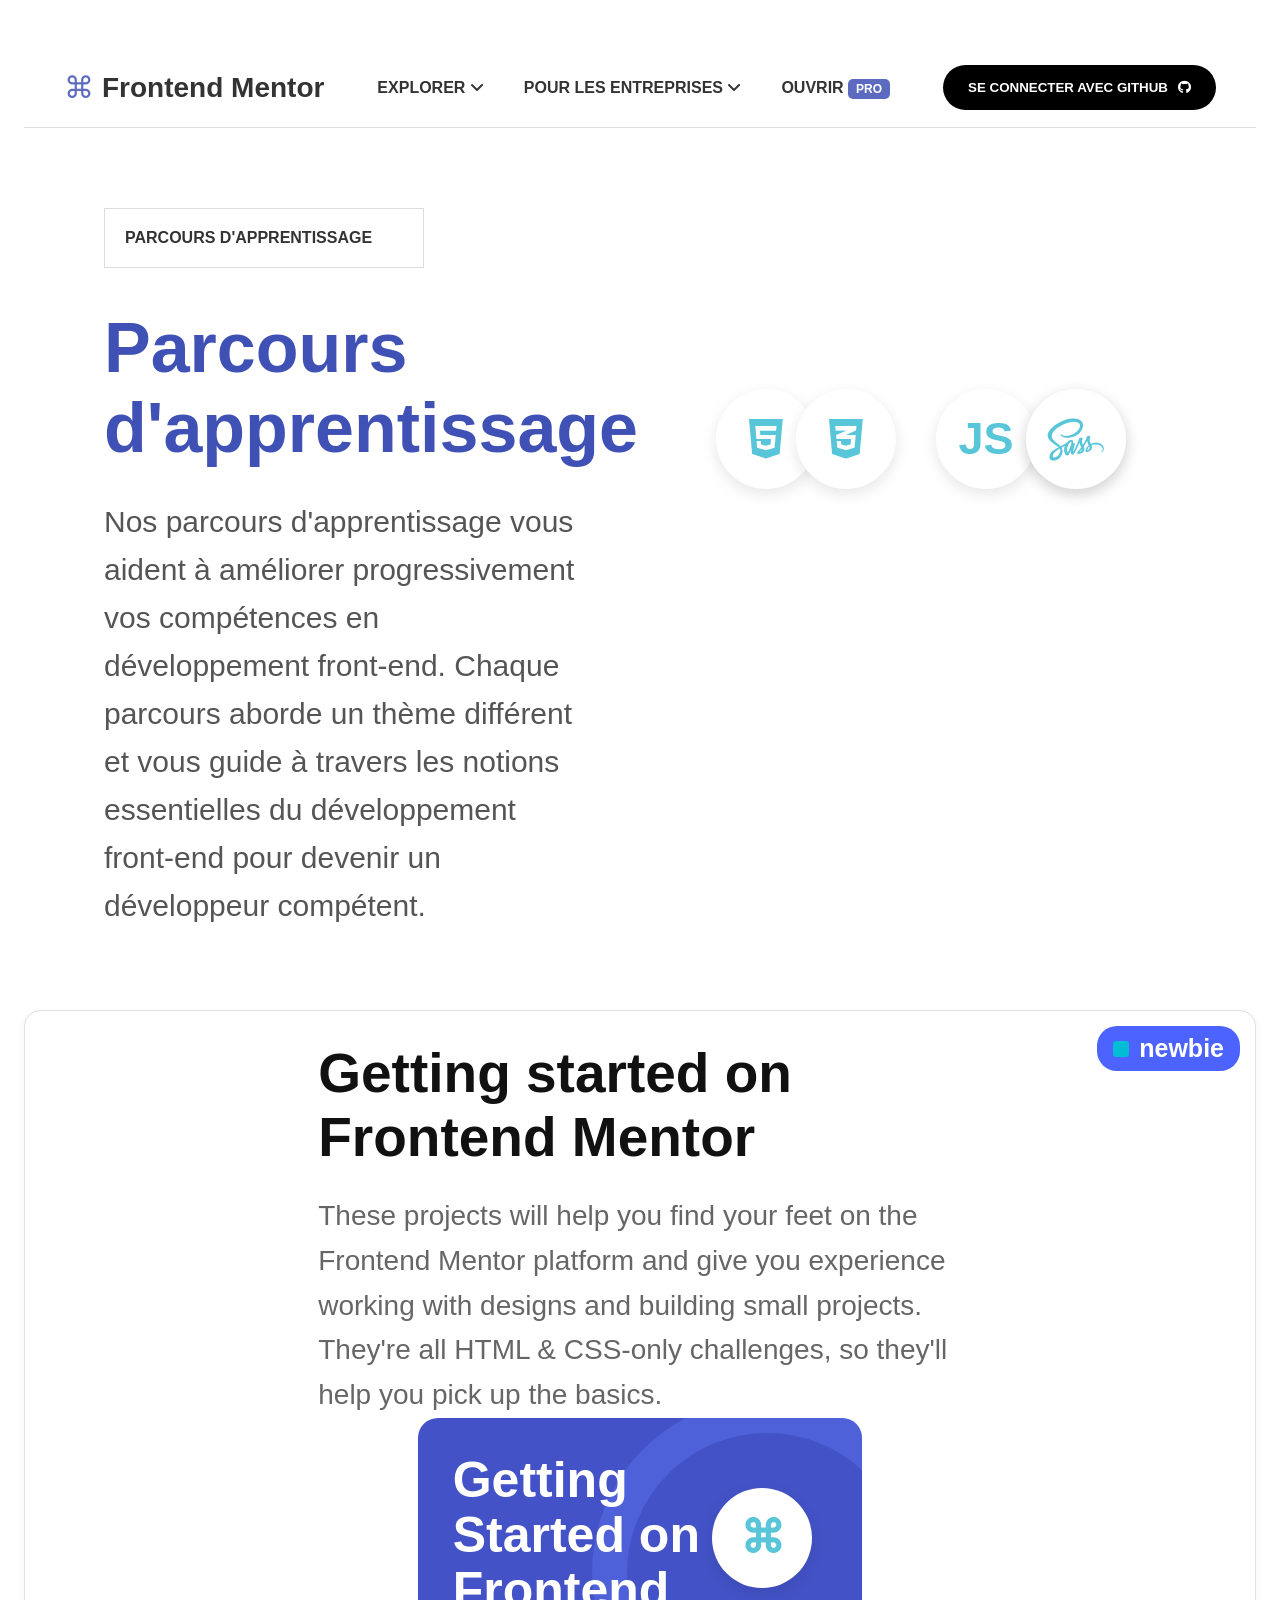
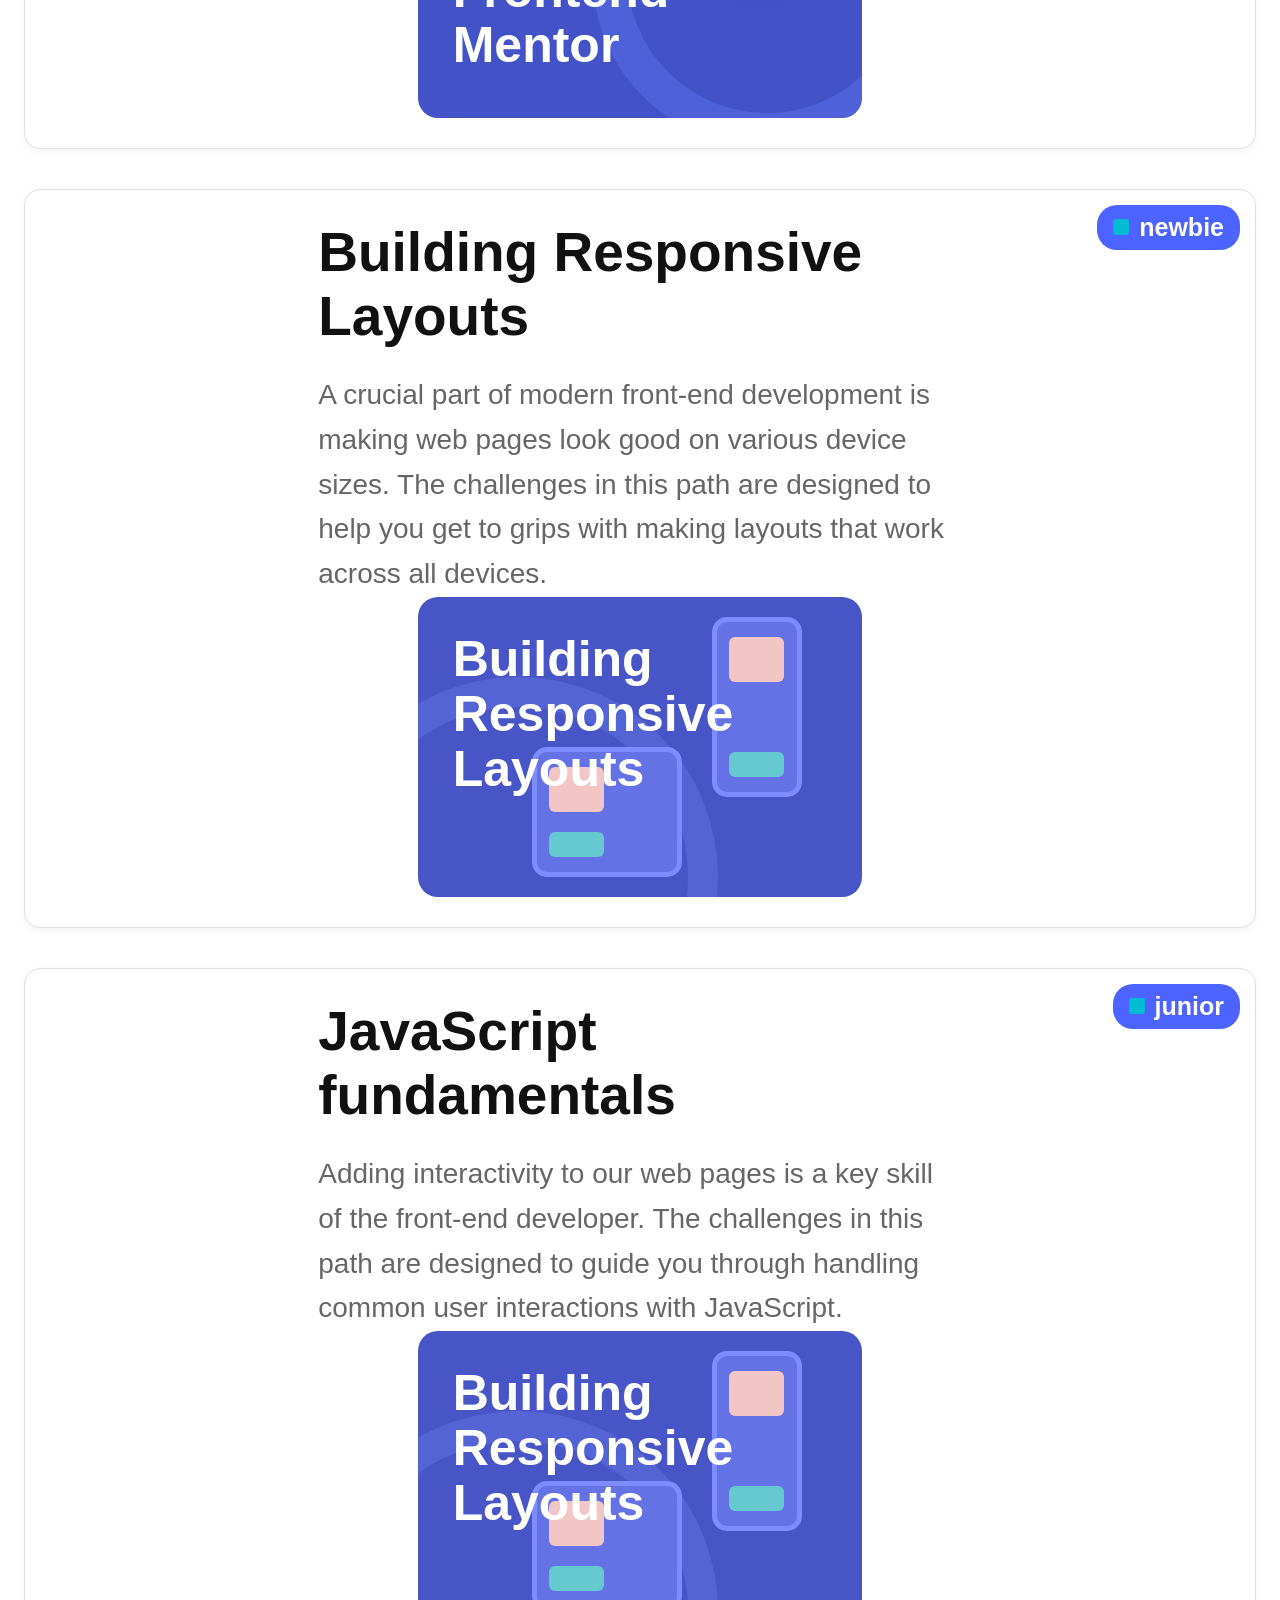
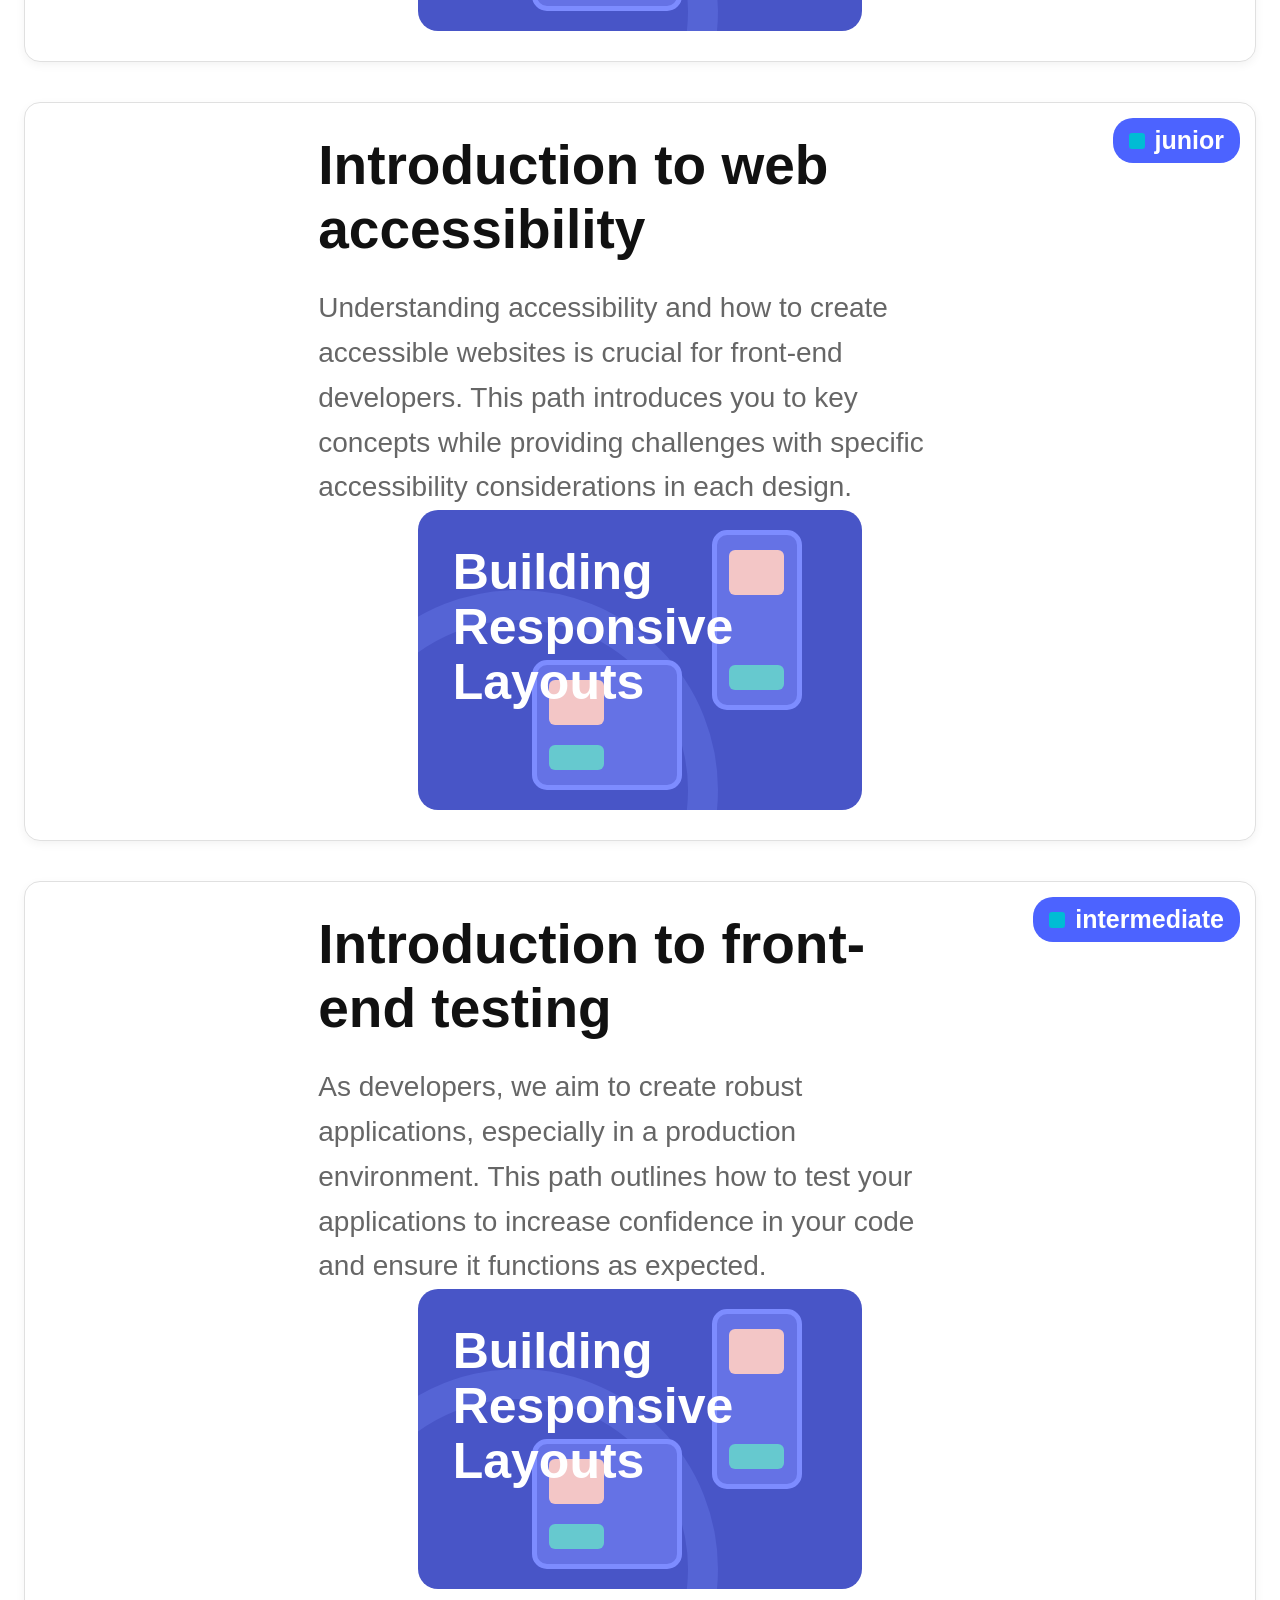
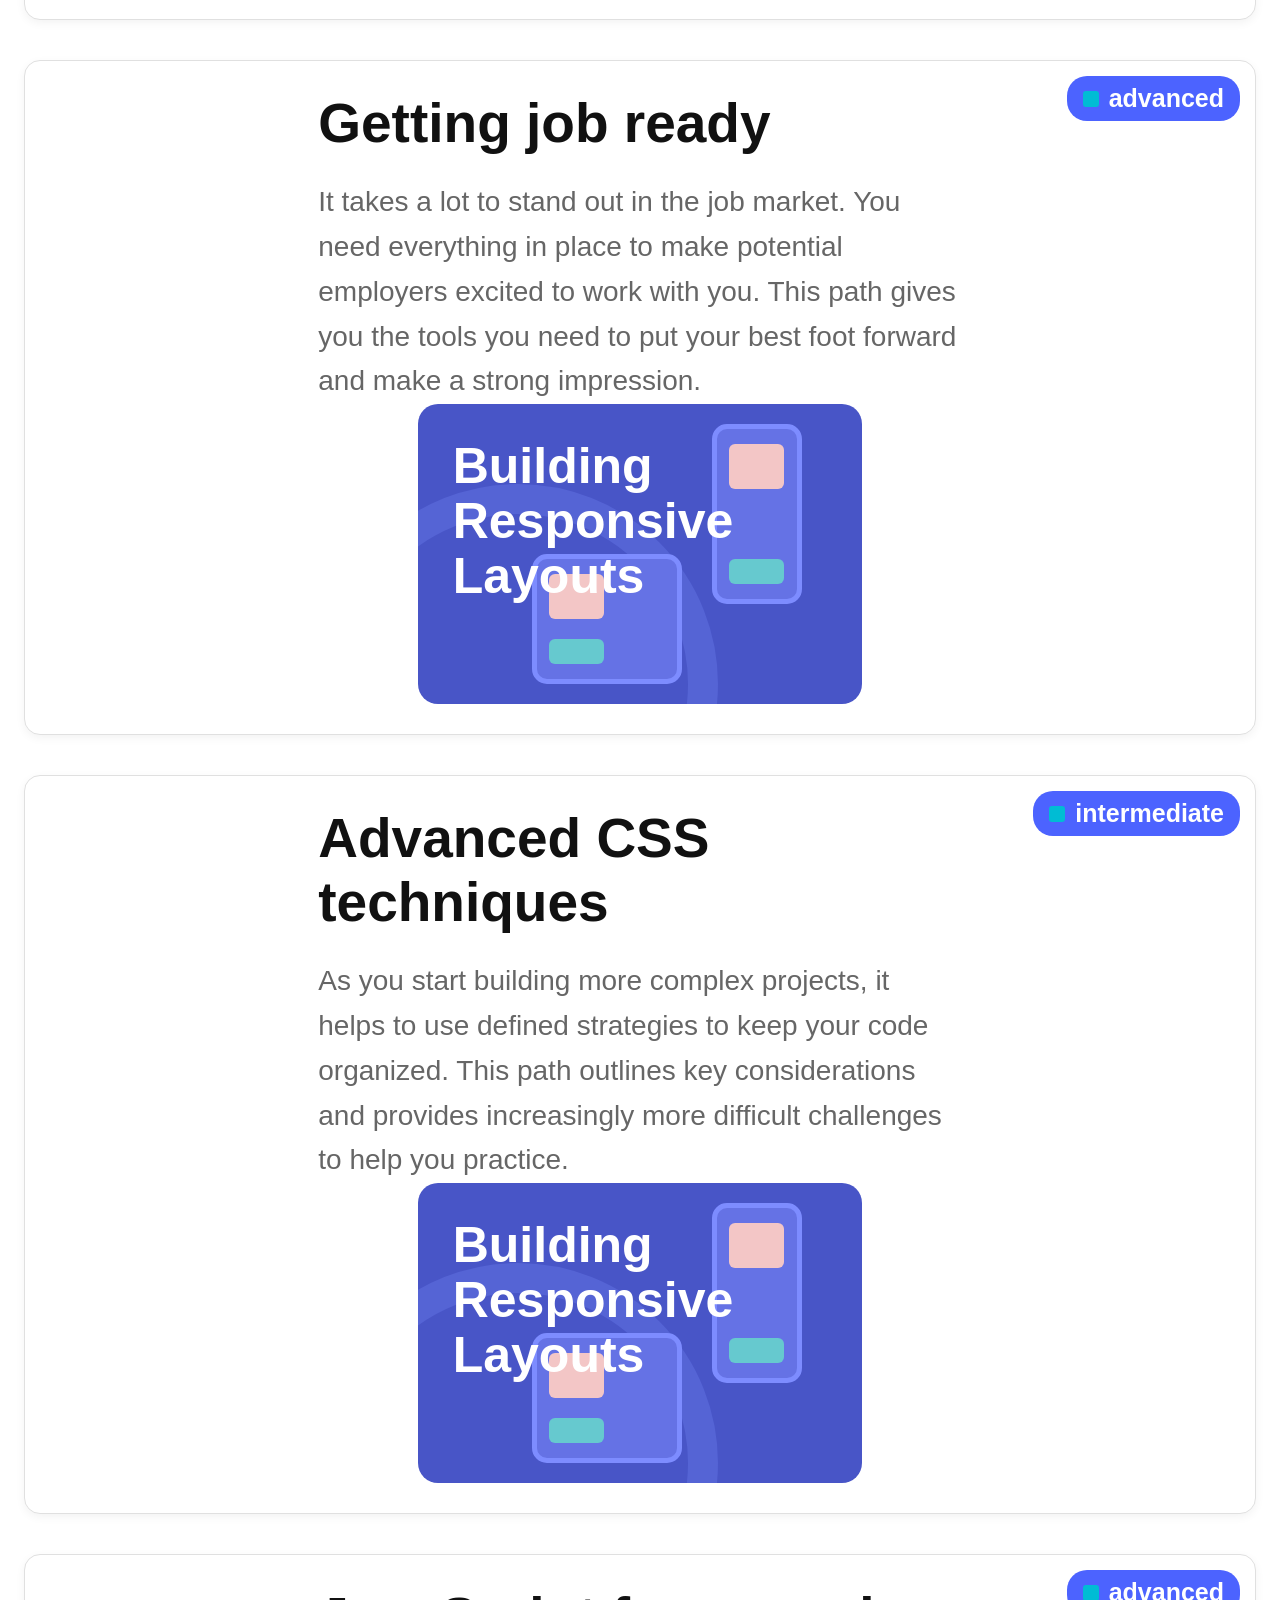
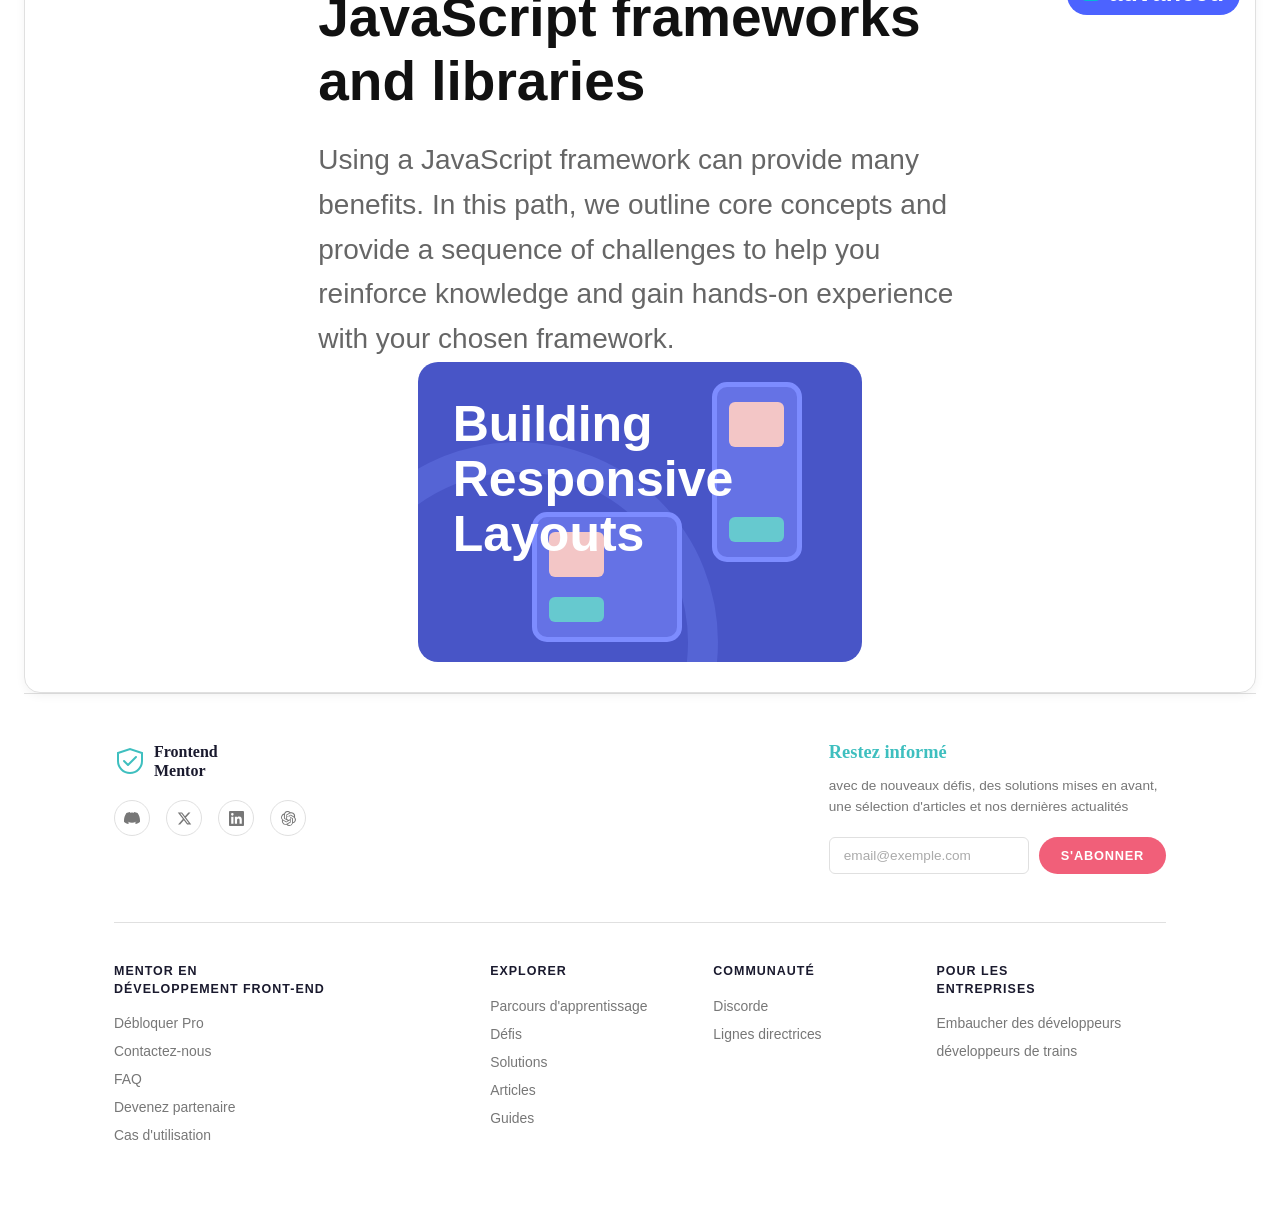
<file: index.html>
<!DOCTYPE html>
<html lang="fr">
<head>
    <meta charset="UTF-8">
    <meta name="viewport" content="width=device-width, initial-scale=1.0">
    <title>Frontend Mentor</title>
    <link rel="stylesheet" href="style.css">

    <!-- Icônes -->
    <link rel="stylesheet" href="https://cdnjs.cloudflare.com/ajax/libs/font-awesome/6.5.1/css/all.min.css">
</head>
<body>

    <!-- HEADER -->
    <header>
        <div class="logo">
            <span class="icon">⌘</span>
            <h2>Frontend Mentor</h2>
        </div>

        <nav>
            <ul>
                <li class="dropdown">
                    EXPLORER <i class="fa-solid fa-angle-down"></i>

                    <div class="menu">
                        <a href="index.html"><i class="fa-solid fa-route"></i> LEARNING PATHS</a>
                        <a href="challenges.html"><i class="fa-solid fa-laptop-code"></i> CHALLENGES</a>
                        <a href="solutions.html"><i class="fa-solid fa-code"></i> SOLUTIONS</a>
                        <a href="articles.html"><i class="fa-regular fa-newspaper"></i> ARTICLES</a>
                        <a href="guides.html"><i class="fa-regular fa-bookmark"></i> GUIDES</a>
                    </div>
                </li>

                <li>POUR LES ENTREPRISES <i class="fa-solid fa-angle-down"></i>
                  <div class="menu">
                        <a href="hire.html"><i class="fa-solid fa-route"></i> HIRE DEVELOPERS</a>
                        <a href="train.html"><i class="fa-solid fa-laptop-code"></i> TRAIN DEVELOPERS</a>
                    </div>
                </li>
                <li>OUVRIR <span class="pro">PRO</span></li>
            </ul>
        </nav>

        <button class="btn-login">
            SE CONNECTER AVEC GITHUB
            <i class="fa-brands fa-github"></i>
        </button>
    </header>

    <!-- SECTION HERO -->
    <section class="hero">

        <div class="hero-left">
            <div class="small-title">
                PARCOURS D'APPRENTISSAGE
            </div>

            <h1>
                Parcours <br>
                d'apprentissage
            </h1>

            <p>
                Nos parcours d'apprentissage vous aident à améliorer
                progressivement vos compétences en développement front-end.
                Chaque parcours aborde un thème différent et vous guide à
                travers les notions essentielles du développement front-end
                pour devenir un développeur compétent.
            </p>
        </div>

        <div class="hero-right">

            <div class="circle html">
                <i class="fa-brands fa-html5"></i>
            </div>

            <div class="circle css">
                <i class="fa-brands fa-css3-alt"></i>
            </div>

            <div class="circle js">
                JS
            </div>

            <div class="circle react">
                <i class="fa-brands fa-react"></i>
            </div>

            <div class="circle sass">
                <i class="fa-brands fa-sass"></i>
            </div>

        </div>

    </section>

    <div class="container">

    <!-- CARD 1 -->
    <div class="card">

      <div class="left">

        <div class="badge">
          <span class="square"></span>
          <h4>newbie</h4>
        </div>

        <h1>Getting started on Frontend Mentor</h1>

        <p>
          These projects will help you find your feet on the Frontend Mentor platform and give you experience working with designs and building small projects. They're all HTML & CSS-only challenges, so they'll help you pick up the basics.
        </p>

      </div>

      <div class="right blue">

        <div class="content">
          <h2>
            Getting <br>
            Started on <br>
            <strong>Frontend</strong> <br>
            <strong>Mentor</strong>
          </h2>

          <div class="circle">
            ⌘
          </div>
        </div>

      </div>

    </div>

    <!-- CARD 2 -->
    <div class="card">

      <div class="left">
     <div class="badge">
          <span class="square"></span>
          <h4>newbie</h4>
        </div>

        <h1>Building Responsive Layouts</h1>

        <p>
          A crucial part of modern front-end development is making web pages look good on various device sizes. The challenges in this path are designed to help you get to grips with making layouts that work across all devices.
        </p>

      </div>

      <div class="right purple">

        <div class="content">
          <h2>
            Building <br>
            <strong>Responsive</strong> <br>
            <strong>Layouts</strong>
          </h2>

          <div class="phone"></div>
          <div class="phone second"></div>
        </div>

      </div>

    </div>
 <!-- CARD 2 -->
    <div class="card">

      <div class="left">

        <div class="badge">
          <span class="square"></span>
          <h4>junior</h4>
        </div>

        <h1>JavaScript fundamentals</h1>

        <p>
         Adding interactivity to our web pages is a key skill of the front-end developer. The challenges in this path are designed to guide you through handling common user interactions with JavaScript.

        </p>

      </div>

      <div class="right purple">

        <div class="content">
          <h2>
            Building <br>
            <strong>Responsive</strong> <br>
            <strong>Layouts</strong>
          </h2>

          <div class="phone"></div>
          <div class="phone second"></div>
        </div>

      </div>

    </div>
 <!-- CARD 2 -->
    <div class="card">

      <div class="left">

        <div class="badge">
          <span class="square"></span>
          <h4>junior</h4>
        </div>

        <h1>Introduction to web accessibility</h1>

        <p>
         Understanding accessibility and how to create accessible websites is crucial for front-end developers. This path introduces you to key concepts while providing challenges with specific accessibility considerations in each design.
        </p>

      </div>

      <div class="right purple">

        <div class="content">
          <h2>
            Building <br>
            <strong>Responsive</strong> <br>
            <strong>Layouts</strong>
          </h2>

          <div class="phone"></div>
          <div class="phone second"></div>
        </div>

      </div>

    </div>
 <!-- CARD 2 -->
    <div class="card">

      <div class="left">

        <div class="badge">
          <span class="square"></span>
          <h4>intermediate</h4>
        </div>

        <h1>Introduction to front-end testing</h1>

        <p>
          
        As developers, we aim to create robust applications, especially in a production environment. This path outlines how to test your applications to increase confidence in your code and ensure it functions as expected.

        </p>

      </div>

      <div class="right purple">

        <div class="content">
          <h2>
            Building <br>
            <strong>Responsive</strong> <br>
            <strong>Layouts</strong>
          </h2>

          <div class="phone"></div>
          <div class="phone second"></div>
        </div>

      </div>

    </div>

   
      <div class="card">

      <div class="left">

        <div class="badge">
          <span class="square"></span>
          <h4>advanced</h4>
        </div>

        <h1>Getting job ready</h1>

        <p>
        It takes a lot to stand out in the job market. You need everything in place to make potential employers excited to work with you. This path gives you the tools you need to put your best foot forward and make a strong impression.
     </p>

      </div>

      <div class="right purple">

        <div class="content">
          <h2>
            Building <br>
            <strong>Responsive</strong> <br>
            <strong>Layouts</strong>
          </h2>

          <div class="phone"></div>
          <div class="phone second"></div>
        </div>

      </div>

    </div>

  <div class="card">

      <div class="left">

        <div class="badge">
          <span class="square"></span>
          <h4>intermediate</h4>
        </div>

        <h1>Advanced CSS techniques</h1>

        <p>
          
         As you start building more complex projects, it helps to use defined strategies to keep your code organized. This path outlines key considerations and provides increasingly more difficult challenges to help you practice.

        </p>

      </div>

      <div class="right purple">

        <div class="content">
          <h2>
            Building <br>
            <strong>Responsive</strong> <br>
            <strong>Layouts</strong>
          </h2>

          <div class="phone"></div>
          <div class="phone second"></div>
        </div>

      </div>

    </div>

      <div class="card">

      <div class="left">

        <div class="badge">
          <span class="square"></span>
          <h4>advanced</h4>
        </div>

        <h1>JavaScript frameworks and libraries</h1>

        <p>
          
           Using a JavaScript framework can provide many benefits. In this path, we outline core concepts and provide a sequence of challenges to help you reinforce knowledge and gain hands-on experience with your chosen framework.
        </p>

      </div>

      <div class="right purple">

        <div class="content">
          <h2>
            Building <br>
            <strong>Responsive</strong> <br>
            <strong>Layouts</strong>
          </h2>

          <div class="phone"></div>
          <div class="phone second"></div>
        </div>

      </div>

    </div>
</div>

<div>
<footer>
  <div class="footer-inner">

    <!-- TOP ROW -->
    <div class="footer-top">

      <!-- Logo + Socials -->
      <div style="display:flex; flex-direction:column; gap:20px;">
        <a href="#" class="logo">
          <!-- SVG logo Frontend Mentor -->
          <svg class="logo-icon" viewBox="0 0 32 32" fill="none" xmlns="http://www.w3.org/2000/svg">
            <path d="M4 8L16 4L28 8V16C28 22.627 22.627 28 16 28C9.373 28 4 22.627 4 16V8Z"
                  fill="none" stroke="#3ebfbf" stroke-width="2"/>
            <path d="M10 16L14 20L22 12" stroke="#3ebfbf" stroke-width="2"
                  stroke-linecap="round" stroke-linejoin="round"/>
          </svg>
          <span class="logo-text">Frontend<br>Mentor</span>
        </a>

        <ul class="social-list">
          <!-- Discord -->
          <li>
            <a href="#" aria-label="Discord">
              <svg width="16" height="16" viewBox="0 0 24 24" fill="currentColor">
                <path d="M20.317 4.37a19.791 19.791 0 0 0-4.885-1.515.074.074 0 0 0-.079.037c-.21.375-.444.864-.608 1.25a18.27 18.27 0 0 0-5.487 0 12.64 12.64 0 0 0-.617-1.25.077.077 0 0 0-.079-.037A19.736 19.736 0 0 0 3.677 4.37a.07.07 0 0 0-.032.027C.533 9.046-.32 13.58.099 18.057c.003.022.015.043.031.055a19.9 19.9 0 0 0 5.993 3.03.078.078 0 0 0 .084-.028 14.09 14.09 0 0 0 1.226-1.994.076.076 0 0 0-.041-.106 13.107 13.107 0 0 1-1.872-.892.077.077 0 0 1-.008-.128 10.2 10.2 0 0 0 .372-.292.074.074 0 0 1 .077-.01c3.928 1.793 8.18 1.793 12.062 0a.074.074 0 0 1 .078.01c.12.098.246.198.373.292a.077.077 0 0 1-.006.127 12.299 12.299 0 0 1-1.873.892.077.077 0 0 0-.041.107c.36.698.772 1.362 1.225 1.993a.076.076 0 0 0 .084.028 19.839 19.839 0 0 0 6.002-3.03.077.077 0 0 0 .032-.054c.5-5.177-.838-9.674-3.549-13.66a.061.061 0 0 0-.031-.03z"/>
              </svg>
            </a>
          </li>
          <!-- X (Twitter) -->
          <li>
            <a href="#" aria-label="X / Twitter">
              <svg width="15" height="15" viewBox="0 0 24 24" fill="currentColor">
                <path d="M18.244 2.25h3.308l-7.227 8.26 8.502 11.24H16.17l-5.214-6.817L4.99 21.75H1.68l7.73-8.835L1.254 2.25H8.08l4.713 6.231zm-1.161 17.52h1.833L7.084 4.126H5.117z"/>
              </svg>
            </a>
          </li>
          <!-- LinkedIn -->
          <li>
            <a href="#" aria-label="LinkedIn">
              <svg width="15" height="15" viewBox="0 0 24 24" fill="currentColor">
                <path d="M20.447 20.452h-3.554v-5.569c0-1.328-.027-3.037-1.852-3.037-1.853 0-2.136 1.445-2.136 2.939v5.667H9.351V9h3.414v1.561h.046c.477-.9 1.637-1.85 3.37-1.85 3.601 0 4.267 2.37 4.267 5.455v6.286zM5.337 7.433a2.062 2.062 0 0 1-2.063-2.065 2.064 2.064 0 1 1 2.063 2.065zm1.782 13.019H3.555V9h3.564v11.452zM22.225 0H1.771C.792 0 0 .774 0 1.729v20.542C0 23.227.792 24 1.771 24h20.451C23.2 24 24 23.227 24 22.271V1.729C24 .774 23.2 0 22.222 0h.003z"/>
              </svg>
            </a>
          </li>
          <!-- ChatGPT-like icon -->
          <li>
            <a href="#" aria-label="OpenAI">
              <svg width="15" height="15" viewBox="0 0 24 24" fill="currentColor">
                <path d="M22.282 9.821a5.985 5.985 0 0 0-.516-4.91 6.046 6.046 0 0 0-6.51-2.9A6.065 6.065 0 0 0 4.981 4.18a5.985 5.985 0 0 0-3.998 2.9 6.046 6.046 0 0 0 .743 7.097 5.98 5.98 0 0 0 .51 4.911 6.051 6.051 0 0 0 6.515 2.9A5.985 5.985 0 0 0 13.26 24a6.056 6.056 0 0 0 5.772-4.206 5.99 5.99 0 0 0 3.997-2.9 6.056 6.056 0 0 0-.747-7.073zM13.26 22.43a4.476 4.476 0 0 1-2.876-1.04l.141-.081 4.779-2.758a.795.795 0 0 0 .392-.681v-6.737l2.02 1.168a.071.071 0 0 1 .038.052v5.583a4.504 4.504 0 0 1-4.494 4.494zM3.6 18.304a4.47 4.47 0 0 1-.535-3.014l.142.085 4.783 2.759a.771.771 0 0 0 .78 0l5.843-3.369v2.332a.08.08 0 0 1-.033.062L9.74 19.95a4.5 4.5 0 0 1-6.14-1.646zM2.34 7.896a4.485 4.485 0 0 1 2.366-1.973V11.6a.766.766 0 0 0 .388.676l5.815 3.355-2.02 1.168a.076.076 0 0 1-.071 0L4.1 14.518A4.5 4.5 0 0 1 2.34 7.896zm16.597 3.855-5.833-3.387L15.119 7.2a.076.076 0 0 1 .071 0l4.724 2.729a4.5 4.5 0 0 1-.67 8.117v-5.685a.79.79 0 0 0-.407-.686zm2.01-3.023-.141-.085-4.774-2.782a.776.776 0 0 0-.785 0L9.409 9.23V6.897a.066.066 0 0 1 .028-.061l4.713-2.719a4.5 4.5 0 0 1 6.598 4.664zM8.306 12.863l-2.02-1.164a.08.08 0 0 1-.038-.057V6.075a4.5 4.5 0 0 1 7.375-3.453l-.142.08-4.778 2.758a.795.795 0 0 0-.393.681zm1.338-2.925 2.605-1.498 2.605 1.5v2.999l-2.604 1.5-2.606-1.5z"/>
              </svg>
            </a>
          </li>
        </ul>
      </div>

      <!-- Newsletter -->
      <div class="newsletter">
        <h2>Restez informé</h2>
        <p>avec de nouveaux défis, des solutions mises en avant,<br>
           une sélection d'articles et nos dernières actualités</p>
        <form class="newsletter-form" onsubmit="return false;">
          <input type="email" placeholder="email@exemple.com" />
          <button class="btn-subscribe" type="submit">S'abonner</button>
        </form>
      </div>

    </div><!-- /footer-top -->

    <hr class="footer-divider" />

    <!-- COLUMNS -->
    <div class="footer-cols">

      <!-- Col 1 -->
      <div>
        <p class="col-title">Mentor en<br>développement front-end</p>
        <ul class="col-links">
          <li><a href="#">Débloquer Pro</a></li>
          <li><a href="#">Contactez-nous</a></li>
          <li><a href="#">FAQ</a></li>
          <li><a href="#">Devenez partenaire</a></li>
          <li><a href="#">Cas d'utilisation</a></li>
        </ul>
      </div>

      <!-- Col 2 -->
      <div>
        <p class="col-title">Explorer</p>
        <ul class="col-links">
          <li><a href="#">Parcours d'apprentissage</a></li>
          <li><a href="#">Défis</a></li>
          <li><a href="#">Solutions</a></li>
          <li><a href="#">Articles</a></li>
          <li><a href="#">Guides</a></li>
        </ul>
      </div>

      <!-- Col 3 -->
      <div>
        <p class="col-title">Communauté</p>
        <ul class="col-links">
          <li><a href="#">Discorde</a></li>
          <li><a href="#">Lignes directrices</a></li>
        </ul>
      </div>

      <!-- Col 4 -->
      <div>
        <p class="col-title">Pour les<br>entreprises</p>
        <ul class="col-links">
          <li><a href="#">Embaucher des développeurs</a></li>
          <li><a href="#">développeurs de trains</a></li>
        </ul>
      </div>

    </div><!-- /footer-cols -->

  </div><!-- /footer-inner -->
</footer>
</div>
</body>
</html>
</file>
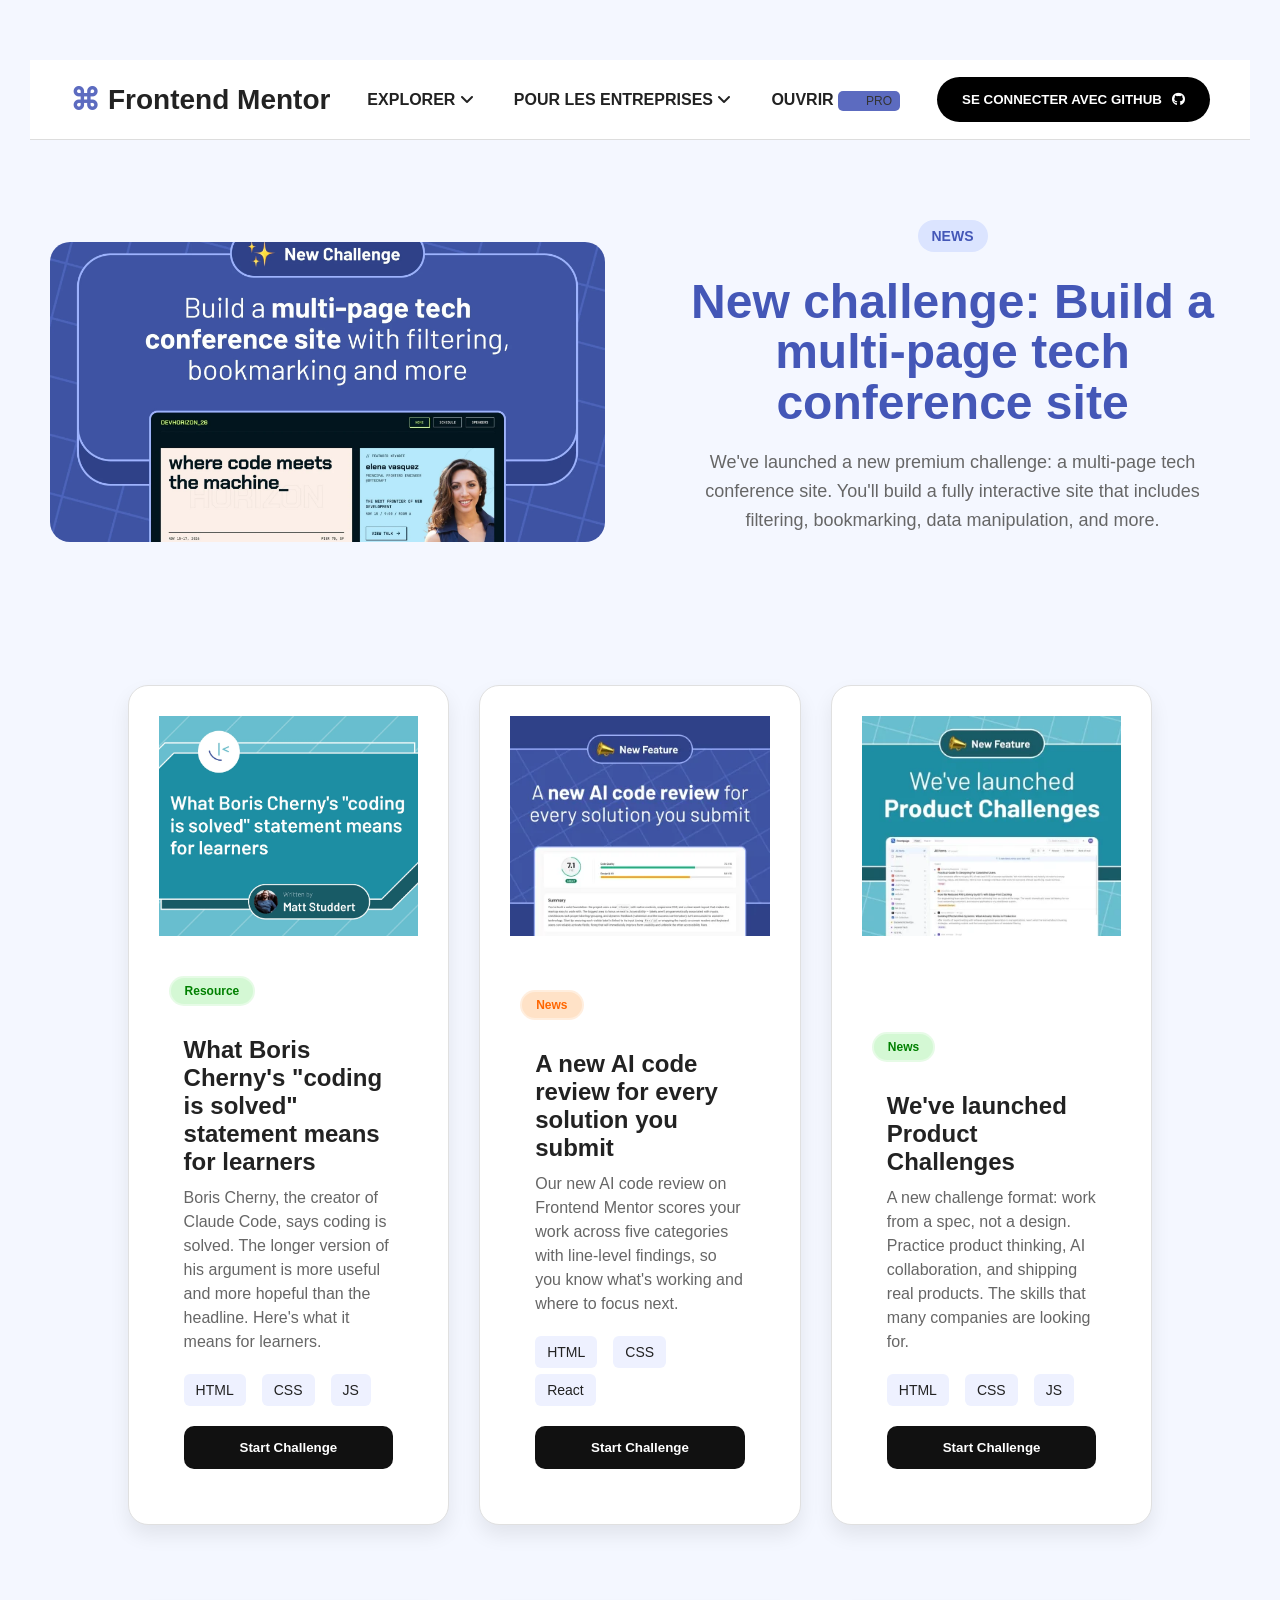
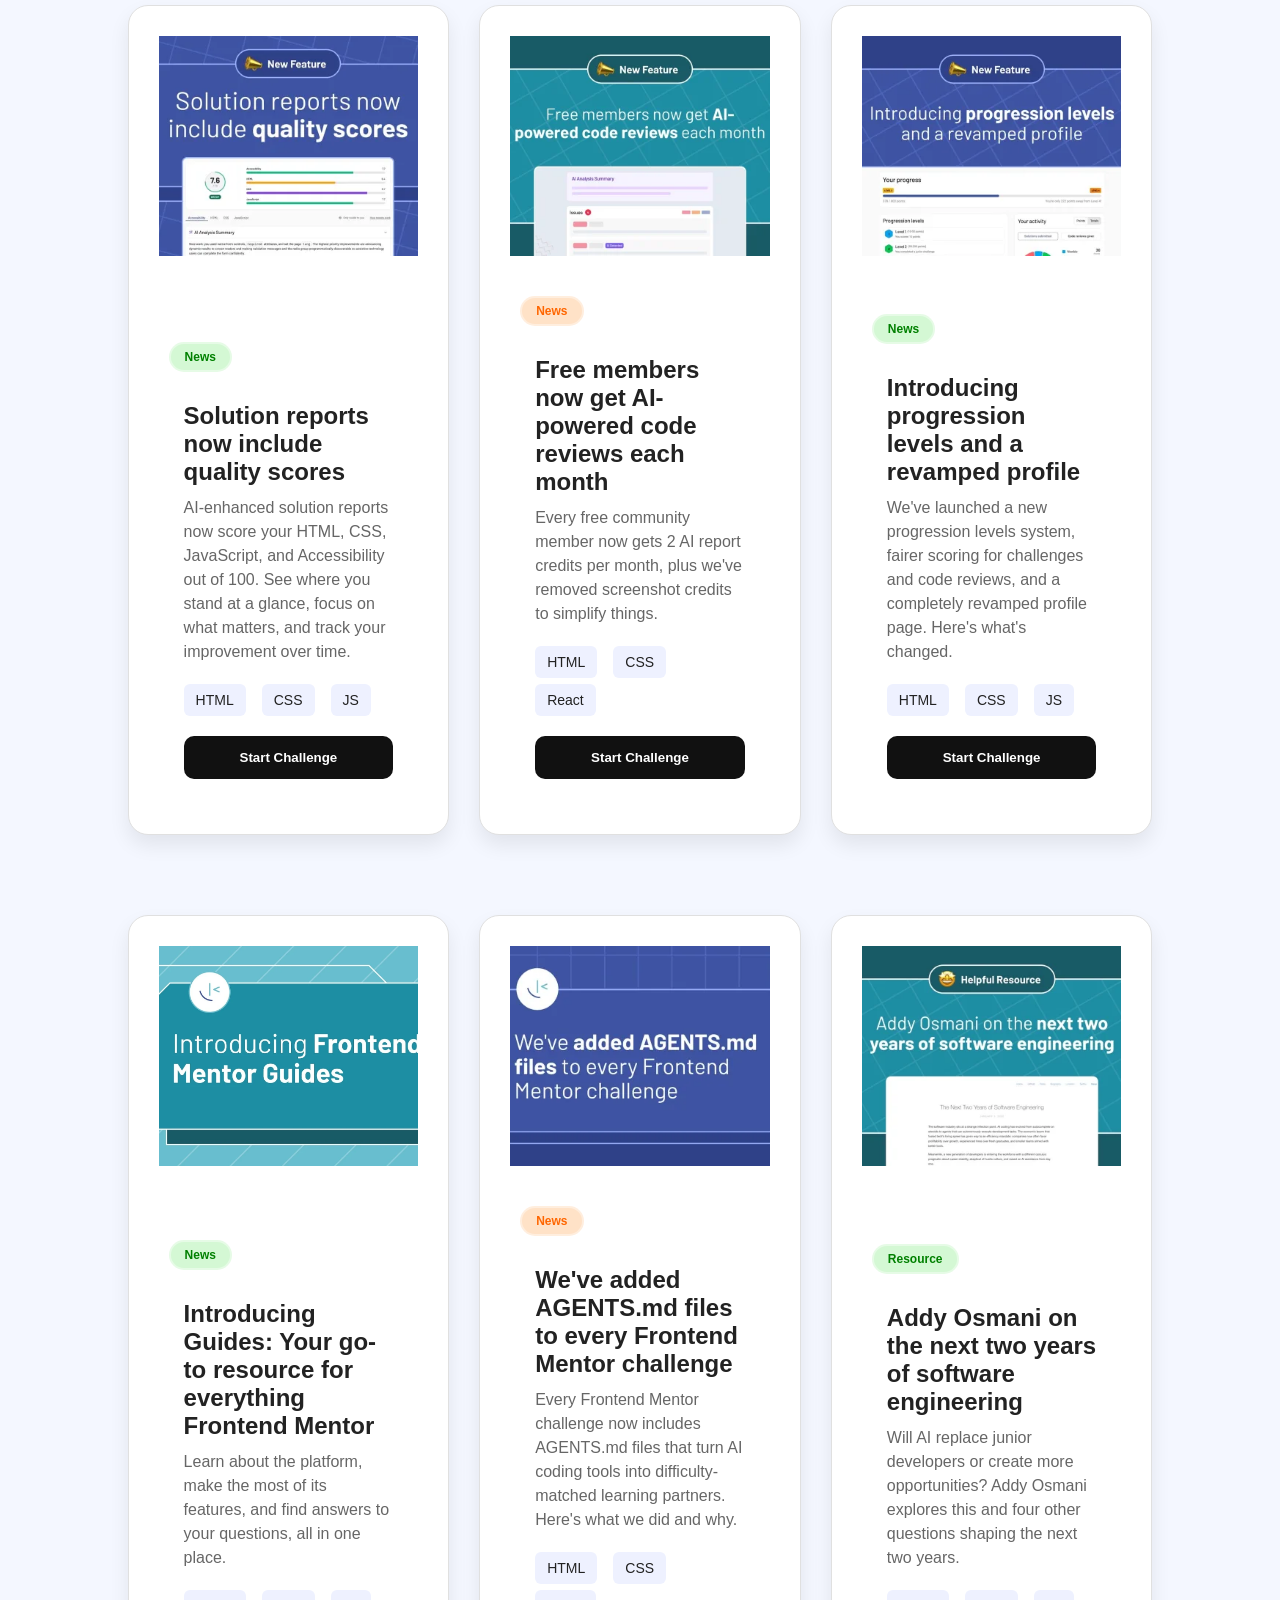
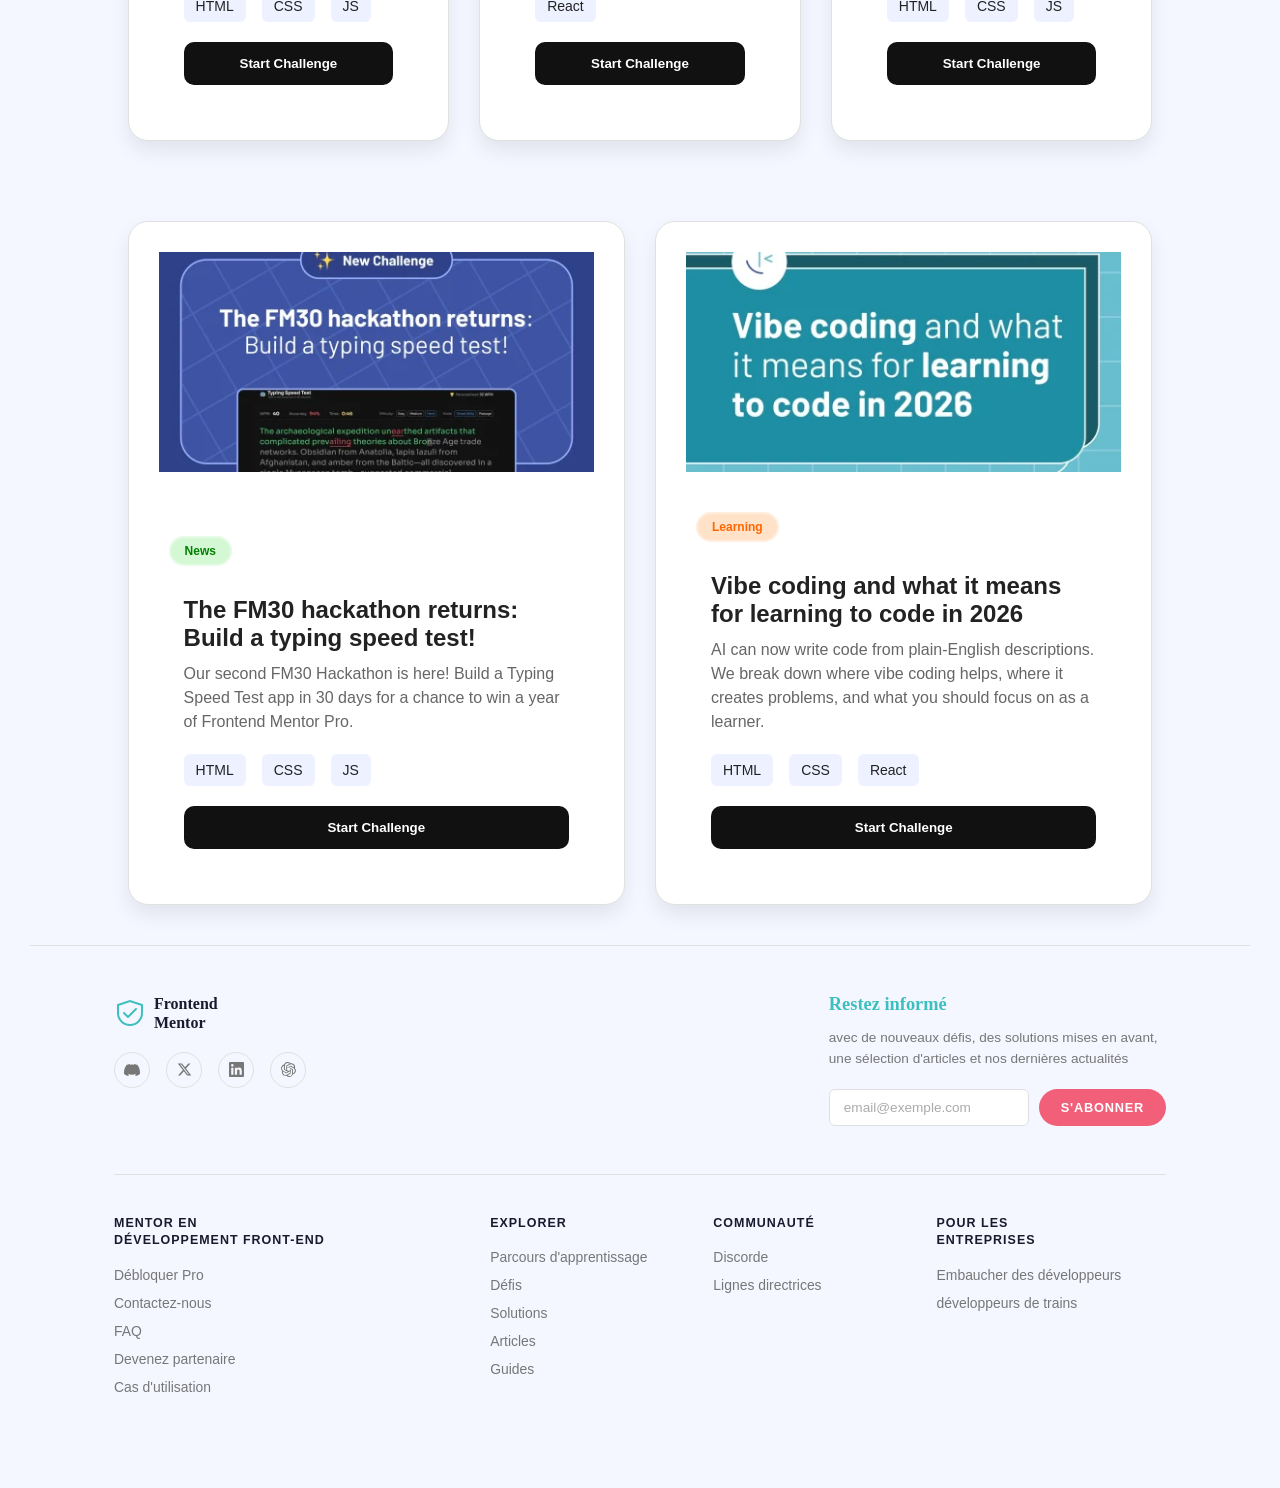
<file: articles.html>
<!DOCTYPE html>
<html lang="fr">
<head>
    <meta charset="UTF-8">
    <meta name="viewport" content="width=device-width, initial-scale=1.0">
    <title>Frontend Mentor</title>
    <link rel="stylesheet" href="style.css">
    <link rel="stylesheet" href="style2.css">

    <!-- Icônes -->
    <link rel="stylesheet" href="https://cdnjs.cloudflare.com/ajax/libs/font-awesome/6.5.1/css/all.min.css">
</head>
<body>

    <!-- HEADER -->
    <header>
        <div class="logo">
            <span class="icon">⌘</span>
            <h2>Frontend Mentor</h2>
        </div>

        <nav>
            <ul>
                <li class="dropdown">
                    EXPLORER <i class="fa-solid fa-angle-down"></i>

                    <div class="menu">
                        <a href="index.html"><i class="fa-solid fa-route"></i> LEARNING PATHS</a>
                        <a href="challenges.html"><i class="fa-solid fa-laptop-code"></i> CHALLENGES</a>
                        <a href="solutions.html"><i class="fa-solid fa-code"></i> SOLUTIONS</a>
                        <a href="articles.html"><i class="fa-regular fa-newspaper"></i> ARTICLES</a>
                        <a href="guides.html"><i class="fa-regular fa-bookmark"></i> GUIDES</a>
                    </div>
                </li>

                <li>POUR LES ENTREPRISES <i class="fa-solid fa-angle-down"></i>
                  <div class="menu">
                        <a href="hire.html"><i class="fa-solid fa-route"></i> HIRE DEVELOPERS</a>
                        <a href="train.html"><i class="fa-solid fa-laptop-code"></i> TRAIN DEVELOPERS</a>
                    </div>
                </li>
                <li>OUVRIR <span class="pro"><a href="guides.html">PRO</span></a></li>
            </ul>
        </nav>

        <button class="btn-login">
            SE CONNECTER AVEC GITHUB
            <i class="fa-brands fa-github"></i>
        </button>
    </header>
  

 

  <section class="hero">

   
        
        <div class="right">
          <img src="image/article1.webp" alt="">
        </div>
    
     

  

    <div class="hero-text">

      <span class="news">NEWS</span>

      <h1>
        New challenge: Build a multi-page tech conference site
      </h1>

      <p>
        We've launched a new premium challenge:
        a multi-page tech conference site.
        You'll build a fully interactive site
        that includes filtering, bookmarking,
        data manipulation, and more.
      </p>



  </section>
  <section class="cards">

    <div class="card">
      <img src="image/article2.webp"
      alt="project">

      <div class="card-content">
        <span class="badge free">Resource</span>

        <h2>What Boris Cherny's "coding is solved" statement means for learners</h2>

        <p>
           Boris Cherny, the creator of Claude Code, says coding is solved. The longer version of his argument is more useful and more hopeful than the headline. Here's what it means for learners.        </p>

        <div class="tags">
          <span>HTML</span>
          <span>CSS</span>
          <span>JS</span>
        </div>

        <button>Start Challenge</button>
      </div>
    </div>

    <div class="card">
      <img src="image/article3.webp"
      alt="project">

      <div class="card-content">
        <span class="badge premium">News</span>

        <h2>A new AI code review for every solution you submit
</h2>

        <p>
            Our new AI code review on Frontend Mentor scores your work across five categories with line-level findings, so you know what's working and where to focus next.        </p>

        <div class="tags">
          <span>HTML</span>
          <span>CSS</span>
          <span>React</span>
        </div>

        <button>Start Challenge</button>
      </div>
    </div>

    <div class="card">
      <img src="image/article4.webp"
      alt="project">

      <div class="card-content">
        <span class="badge free">News</span>

        <h2>We've launched Product Challenges</h2>

        <p>
          A new challenge format: work from a spec, not a design. Practice product thinking, AI collaboration, and shipping real products. The skills that many companies are looking for.     
        </p>

        <div class="tags">
          <span>HTML</span>
          <span>CSS</span>
          <span>JS</span>
        </div>

        <button>Start Challenge</button>
      </div>
    </div>

  </section>
  <section class="cards">

    <div class="card">
      <img src="image/article5.webp"
      alt="project">

      <div class="card-content">
        <span class="badge free">News</span>

        <h2>Solution reports now include quality scores</h2>

        <p>
          AI-enhanced solution reports now score your HTML, CSS, JavaScript, and Accessibility out of 100. See where you stand at a glance, focus on what matters, and track your improvement over time.
        </p>

        <div class="tags">
          <span>HTML</span>
          <span>CSS</span>
          <span>JS</span>
        </div>

        <button>Start Challenge</button>
      </div>
    </div>

    <div class="card">
      <img src="image/article6.webp"
      alt="project">

      <div class="card-content">
        <span class="badge premium">News</span>

        <h2>Free members now get AI-powered code reviews each month</h2>

        <p>
          Every free community member now gets 2 AI report credits per month, plus we've removed screenshot credits to simplify things.
        </p>

        <div class="tags">
          <span>HTML</span>
          <span>CSS</span>
          <span>React</span>
        </div>

        <button>Start Challenge</button>
      </div>
    </div>

    <div class="card">
      <img src="image/article7.webp"
      alt="project">

      <div class="card-content">
        <span class="badge free">News</span>

        <h2>Introducing progression levels and a revamped profile</h2>

        <p>
          We've launched a new progression levels system, fairer scoring for challenges and code reviews, and a completely revamped profile page. Here's what's changed.
        </p>

        <div class="tags">
          <span>HTML</span>
          <span>CSS</span>
          <span>JS</span>
        </div>

        <button>Start Challenge</button>
      </div>
    </div>

  </section>
  <section class="cards">

    <div class="card">
      <img src="image/article8.webp"
      alt="project">

      <div class="card-content">
        <span class="badge free">News</span>

        <h2>Introducing Guides: Your go-to resource for everything Frontend Mentor</h2>

        <p>
          Learn about the platform, make the most of its features, and find answers to your questions, all in one place.
        </p>

        <div class="tags">
          <span>HTML</span>
          <span>CSS</span>
          <span>JS</span>
        </div>

        <button>Start Challenge</button>
      </div>
    </div>

    <div class="card">
      <img src="image/article9.webp"
      alt="project">

      <div class="card-content">
        <span class="badge premium">News</span>

        <h2>We've added AGENTS.md files to every Frontend Mentor challenge</h2>

        <p>
          Every Frontend Mentor challenge now includes AGENTS.md files that turn AI coding tools into difficulty-matched learning partners. Here's what we did and why.
        </p>

        <div class="tags">
          <span>HTML</span>
          <span>CSS</span>
          <span>React</span>
        </div>

        <button>Start Challenge</button>
      </div>
    </div>

    <div class="card">
      <img src="image/article10.webp"
      alt="project">

      <div class="card-content">
        <span class="badge free">Resource</span>

        <h2>Addy Osmani on the next two years of software engineering</h2>

        <p>
          Will AI replace junior developers or create more opportunities? Addy Osmani explores this and four other questions shaping the next two years.
        </p>

        <div class="tags">
          <span>HTML</span>
          <span>CSS</span>
          <span>JS</span>
        </div>

        <button>Start Challenge</button>
      </div>
    </div>

  </section>
  <section class="cards">

    <div class="card">
      <img src="image/article11.webp"
      alt="project">

      <div class="card-content">
        <span class="badge free">News</span>

        <h2>The FM30 hackathon returns: Build a typing speed test!</h2>

        <p>
          Our second FM30 Hackathon is here! Build a Typing Speed Test app in 30 days for a chance to win a year of Frontend Mentor Pro.
        </p>

        <div class="tags">
          <span>HTML</span>
          <span>CSS</span>
          <span>JS</span>
        </div>

        <button>Start Challenge</button>
      </div>
    </div>

    <div class="card">
      <img src="image/article12.webp"
      alt="project">

      <div class="card-content">
        <span class="badge premium">Learning</span>

        <h2>Vibe coding and what it means for learning to code in 2026</h2>

        <p>
          AI can now write code from plain-English descriptions. We break down where vibe coding helps, where it creates problems, and what you should focus on as a learner.
        </p>

        <div class="tags">
          <span>HTML</span>
          <span>CSS</span>
          <span>React</span>
        </div>

        <button>Start Challenge</button>
      </div>
    </div>



  </section>

<footer>
  <div class="footer-inner">

    <!-- TOP ROW -->
    <div class="footer-top">

      <!-- Logo + Socials -->
      <div style="display:flex; flex-direction:column; gap:20px;">
        <a href="#" class="logo">
          <!-- SVG logo Frontend Mentor -->
          <svg class="logo-icon" viewBox="0 0 32 32" fill="none" xmlns="http://www.w3.org/2000/svg">
            <path d="M4 8L16 4L28 8V16C28 22.627 22.627 28 16 28C9.373 28 4 22.627 4 16V8Z"
                  fill="none" stroke="#3ebfbf" stroke-width="2"/>
            <path d="M10 16L14 20L22 12" stroke="#3ebfbf" stroke-width="2"
                  stroke-linecap="round" stroke-linejoin="round"/>
          </svg>
          <span class="logo-text">Frontend<br>Mentor</span>
        </a>

        <ul class="social-list">
          <!-- Discord -->
          <li>
            <a href="#" aria-label="Discord">
              <svg width="16" height="16" viewBox="0 0 24 24" fill="currentColor">
                <path d="M20.317 4.37a19.791 19.791 0 0 0-4.885-1.515.074.074 0 0 0-.079.037c-.21.375-.444.864-.608 1.25a18.27 18.27 0 0 0-5.487 0 12.64 12.64 0 0 0-.617-1.25.077.077 0 0 0-.079-.037A19.736 19.736 0 0 0 3.677 4.37a.07.07 0 0 0-.032.027C.533 9.046-.32 13.58.099 18.057c.003.022.015.043.031.055a19.9 19.9 0 0 0 5.993 3.03.078.078 0 0 0 .084-.028 14.09 14.09 0 0 0 1.226-1.994.076.076 0 0 0-.041-.106 13.107 13.107 0 0 1-1.872-.892.077.077 0 0 1-.008-.128 10.2 10.2 0 0 0 .372-.292.074.074 0 0 1 .077-.01c3.928 1.793 8.18 1.793 12.062 0a.074.074 0 0 1 .078.01c.12.098.246.198.373.292a.077.077 0 0 1-.006.127 12.299 12.299 0 0 1-1.873.892.077.077 0 0 0-.041.107c.36.698.772 1.362 1.225 1.993a.076.076 0 0 0 .084.028 19.839 19.839 0 0 0 6.002-3.03.077.077 0 0 0 .032-.054c.5-5.177-.838-9.674-3.549-13.66a.061.061 0 0 0-.031-.03z"/>
              </svg>
            </a>
          </li>
          <!-- X (Twitter) -->
          <li>
            <a href="#" aria-label="X / Twitter">
              <svg width="15" height="15" viewBox="0 0 24 24" fill="currentColor">
                <path d="M18.244 2.25h3.308l-7.227 8.26 8.502 11.24H16.17l-5.214-6.817L4.99 21.75H1.68l7.73-8.835L1.254 2.25H8.08l4.713 6.231zm-1.161 17.52h1.833L7.084 4.126H5.117z"/>
              </svg>
            </a>
          </li>
          <!-- LinkedIn -->
          <li>
            <a href="#" aria-label="LinkedIn">
              <svg width="15" height="15" viewBox="0 0 24 24" fill="currentColor">
                <path d="M20.447 20.452h-3.554v-5.569c0-1.328-.027-3.037-1.852-3.037-1.853 0-2.136 1.445-2.136 2.939v5.667H9.351V9h3.414v1.561h.046c.477-.9 1.637-1.85 3.37-1.85 3.601 0 4.267 2.37 4.267 5.455v6.286zM5.337 7.433a2.062 2.062 0 0 1-2.063-2.065 2.064 2.064 0 1 1 2.063 2.065zm1.782 13.019H3.555V9h3.564v11.452zM22.225 0H1.771C.792 0 0 .774 0 1.729v20.542C0 23.227.792 24 1.771 24h20.451C23.2 24 24 23.227 24 22.271V1.729C24 .774 23.2 0 22.222 0h.003z"/>
              </svg>
            </a>
          </li>
          <!-- ChatGPT-like icon -->
          <li>
            <a href="#" aria-label="OpenAI">
              <svg width="15" height="15" viewBox="0 0 24 24" fill="currentColor">
                <path d="M22.282 9.821a5.985 5.985 0 0 0-.516-4.91 6.046 6.046 0 0 0-6.51-2.9A6.065 6.065 0 0 0 4.981 4.18a5.985 5.985 0 0 0-3.998 2.9 6.046 6.046 0 0 0 .743 7.097 5.98 5.98 0 0 0 .51 4.911 6.051 6.051 0 0 0 6.515 2.9A5.985 5.985 0 0 0 13.26 24a6.056 6.056 0 0 0 5.772-4.206 5.99 5.99 0 0 0 3.997-2.9 6.056 6.056 0 0 0-.747-7.073zM13.26 22.43a4.476 4.476 0 0 1-2.876-1.04l.141-.081 4.779-2.758a.795.795 0 0 0 .392-.681v-6.737l2.02 1.168a.071.071 0 0 1 .038.052v5.583a4.504 4.504 0 0 1-4.494 4.494zM3.6 18.304a4.47 4.47 0 0 1-.535-3.014l.142.085 4.783 2.759a.771.771 0 0 0 .78 0l5.843-3.369v2.332a.08.08 0 0 1-.033.062L9.74 19.95a4.5 4.5 0 0 1-6.14-1.646zM2.34 7.896a4.485 4.485 0 0 1 2.366-1.973V11.6a.766.766 0 0 0 .388.676l5.815 3.355-2.02 1.168a.076.076 0 0 1-.071 0L4.1 14.518A4.5 4.5 0 0 1 2.34 7.896zm16.597 3.855-5.833-3.387L15.119 7.2a.076.076 0 0 1 .071 0l4.724 2.729a4.5 4.5 0 0 1-.67 8.117v-5.685a.79.79 0 0 0-.407-.686zm2.01-3.023-.141-.085-4.774-2.782a.776.776 0 0 0-.785 0L9.409 9.23V6.897a.066.066 0 0 1 .028-.061l4.713-2.719a4.5 4.5 0 0 1 6.598 4.664zM8.306 12.863l-2.02-1.164a.08.08 0 0 1-.038-.057V6.075a4.5 4.5 0 0 1 7.375-3.453l-.142.08-4.778 2.758a.795.795 0 0 0-.393.681zm1.338-2.925 2.605-1.498 2.605 1.5v2.999l-2.604 1.5-2.606-1.5z"/>
              </svg>
            </a>
          </li>
        </ul>
      </div>

      <!-- Newsletter -->
      <div class="newsletter">
        <h2>Restez informé</h2>
        <p>avec de nouveaux défis, des solutions mises en avant,<br>
           une sélection d'articles et nos dernières actualités</p>
        <form class="newsletter-form" onsubmit="return false;">
          <input type="email" placeholder="email@exemple.com" />
          <button class="btn-subscribe" type="submit">S'abonner</button>
        </form>
      </div>

    </div><!-- /footer-top -->

    <hr class="footer-divider" />

    <!-- COLUMNS -->
    <div class="footer-cols">

      <!-- Col 1 -->
      <div>
        <p class="col-title">Mentor en<br>développement front-end</p>
        <ul class="col-links">
          <li><a href="#">Débloquer Pro</a></li>
          <li><a href="#">Contactez-nous</a></li>
          <li><a href="#">FAQ</a></li>
          <li><a href="#">Devenez partenaire</a></li>
          <li><a href="#">Cas d'utilisation</a></li>
        </ul>
      </div>

      <!-- Col 2 -->
      <div>
        <p class="col-title">Explorer</p>
        <ul class="col-links">
          <li><a href="#">Parcours d'apprentissage</a></li>
          <li><a href="#">Défis</a></li>
          <li><a href="#">Solutions</a></li>
          <li><a href="#">Articles</a></li>
          <li><a href="#">Guides</a></li>
        </ul>
      </div>

      <!-- Col 3 -->
      <div>
        <p class="col-title">Communauté</p>
        <ul class="col-links">
          <li><a href="#">Discorde</a></li>
          <li><a href="#">Lignes directrices</a></li>
        </ul>
      </div>

      <!-- Col 4 -->
      <div>
        <p class="col-title">Pour les<br>entreprises</p>
        <ul class="col-links">
          <li><a href="#">Embaucher des développeurs</a></li>
          <li><a href="#">développeurs de trains</a></li>
        </ul>
      </div>

    </div><!-- /footer-cols -->

  </div><!-- /footer-inner -->
</footer>
</div>
</body>
</html>
</file>
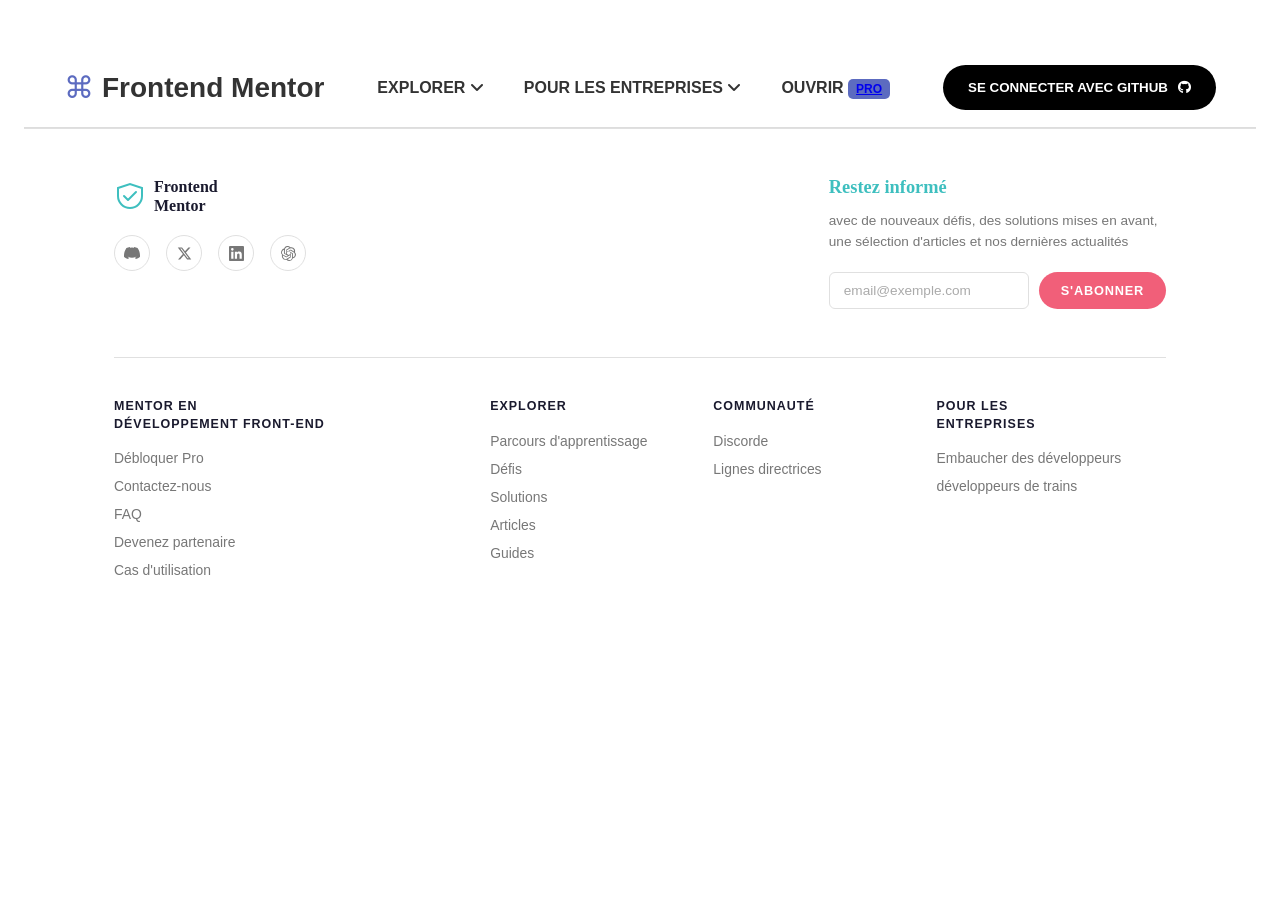
<file: guides.html>
<!DOCTYPE html>
<html lang="fr">
<head>
    <meta charset="UTF-8">
    <meta name="viewport" content="width=device-width, initial-scale=1.0">
    <title>Frontend Mentor</title>
    <link rel="stylesheet" href="style.css">

    <!-- Icônes -->
    <link rel="stylesheet" href="https://cdnjs.cloudflare.com/ajax/libs/font-awesome/6.5.1/css/all.min.css">
</head>
<body>

    <!-- HEADER -->
    <header>
        <div class="logo">
            <span class="icon">⌘</span>
            <h2>Frontend Mentor</h2>
        </div>

        <nav>
            <ul>
                <li class="dropdown">
                    EXPLORER <i class="fa-solid fa-angle-down"></i>

                    <div class="menu">
                        <a href="index.html"><i class="fa-solid fa-route"></i> LEARNING PATHS</a>
                        <a href="challenges.html"><i class="fa-solid fa-laptop-code"></i> CHALLENGES</a>
                        <a href="solutions.html"><i class="fa-solid fa-code"></i> SOLUTIONS</a>
                        <a href="articles.html"><i class="fa-regular fa-newspaper"></i> ARTICLES</a>
                        <a href="guides.html"><i class="fa-regular fa-bookmark"></i> GUIDES</a>
                    </div>
                </li>

                <li>POUR LES ENTREPRISES <i class="fa-solid fa-angle-down"></i>
                  <div class="menu">
                        <a href="hire.html"><i class="fa-solid fa-route"></i> HIRE DEVELOPERS</a>
                        <a href="train.html"><i class="fa-solid fa-laptop-code"></i> TRAIN DEVELOPERS</a>
                    </div>
                </li>
                <li>OUVRIR <span class="pro"><a href="guides.html">PRO</span></a></li>
            </ul>
        </nav>

        <button class="btn-login">
            SE CONNECTER AVEC GITHUB
            <i class="fa-brands fa-github"></i>
        </button>
    </header>





<footer>
  <div class="footer-inner">

    <!-- TOP ROW -->
    <div class="footer-top">

      <!-- Logo + Socials -->
      <div style="display:flex; flex-direction:column; gap:20px;">
        <a href="#" class="logo">
          <!-- SVG logo Frontend Mentor -->
          <svg class="logo-icon" viewBox="0 0 32 32" fill="none" xmlns="http://www.w3.org/2000/svg">
            <path d="M4 8L16 4L28 8V16C28 22.627 22.627 28 16 28C9.373 28 4 22.627 4 16V8Z"
                  fill="none" stroke="#3ebfbf" stroke-width="2"/>
            <path d="M10 16L14 20L22 12" stroke="#3ebfbf" stroke-width="2"
                  stroke-linecap="round" stroke-linejoin="round"/>
          </svg>
          <span class="logo-text">Frontend<br>Mentor</span>
        </a>

        <ul class="social-list">
          <!-- Discord -->
          <li>
            <a href="#" aria-label="Discord">
              <svg width="16" height="16" viewBox="0 0 24 24" fill="currentColor">
                <path d="M20.317 4.37a19.791 19.791 0 0 0-4.885-1.515.074.074 0 0 0-.079.037c-.21.375-.444.864-.608 1.25a18.27 18.27 0 0 0-5.487 0 12.64 12.64 0 0 0-.617-1.25.077.077 0 0 0-.079-.037A19.736 19.736 0 0 0 3.677 4.37a.07.07 0 0 0-.032.027C.533 9.046-.32 13.58.099 18.057c.003.022.015.043.031.055a19.9 19.9 0 0 0 5.993 3.03.078.078 0 0 0 .084-.028 14.09 14.09 0 0 0 1.226-1.994.076.076 0 0 0-.041-.106 13.107 13.107 0 0 1-1.872-.892.077.077 0 0 1-.008-.128 10.2 10.2 0 0 0 .372-.292.074.074 0 0 1 .077-.01c3.928 1.793 8.18 1.793 12.062 0a.074.074 0 0 1 .078.01c.12.098.246.198.373.292a.077.077 0 0 1-.006.127 12.299 12.299 0 0 1-1.873.892.077.077 0 0 0-.041.107c.36.698.772 1.362 1.225 1.993a.076.076 0 0 0 .084.028 19.839 19.839 0 0 0 6.002-3.03.077.077 0 0 0 .032-.054c.5-5.177-.838-9.674-3.549-13.66a.061.061 0 0 0-.031-.03z"/>
              </svg>
            </a>
          </li>
          <!-- X (Twitter) -->
          <li>
            <a href="#" aria-label="X / Twitter">
              <svg width="15" height="15" viewBox="0 0 24 24" fill="currentColor">
                <path d="M18.244 2.25h3.308l-7.227 8.26 8.502 11.24H16.17l-5.214-6.817L4.99 21.75H1.68l7.73-8.835L1.254 2.25H8.08l4.713 6.231zm-1.161 17.52h1.833L7.084 4.126H5.117z"/>
              </svg>
            </a>
          </li>
          <!-- LinkedIn -->
          <li>
            <a href="#" aria-label="LinkedIn">
              <svg width="15" height="15" viewBox="0 0 24 24" fill="currentColor">
                <path d="M20.447 20.452h-3.554v-5.569c0-1.328-.027-3.037-1.852-3.037-1.853 0-2.136 1.445-2.136 2.939v5.667H9.351V9h3.414v1.561h.046c.477-.9 1.637-1.85 3.37-1.85 3.601 0 4.267 2.37 4.267 5.455v6.286zM5.337 7.433a2.062 2.062 0 0 1-2.063-2.065 2.064 2.064 0 1 1 2.063 2.065zm1.782 13.019H3.555V9h3.564v11.452zM22.225 0H1.771C.792 0 0 .774 0 1.729v20.542C0 23.227.792 24 1.771 24h20.451C23.2 24 24 23.227 24 22.271V1.729C24 .774 23.2 0 22.222 0h.003z"/>
              </svg>
            </a>
          </li>
          <!-- ChatGPT-like icon -->
          <li>
            <a href="#" aria-label="OpenAI">
              <svg width="15" height="15" viewBox="0 0 24 24" fill="currentColor">
                <path d="M22.282 9.821a5.985 5.985 0 0 0-.516-4.91 6.046 6.046 0 0 0-6.51-2.9A6.065 6.065 0 0 0 4.981 4.18a5.985 5.985 0 0 0-3.998 2.9 6.046 6.046 0 0 0 .743 7.097 5.98 5.98 0 0 0 .51 4.911 6.051 6.051 0 0 0 6.515 2.9A5.985 5.985 0 0 0 13.26 24a6.056 6.056 0 0 0 5.772-4.206 5.99 5.99 0 0 0 3.997-2.9 6.056 6.056 0 0 0-.747-7.073zM13.26 22.43a4.476 4.476 0 0 1-2.876-1.04l.141-.081 4.779-2.758a.795.795 0 0 0 .392-.681v-6.737l2.02 1.168a.071.071 0 0 1 .038.052v5.583a4.504 4.504 0 0 1-4.494 4.494zM3.6 18.304a4.47 4.47 0 0 1-.535-3.014l.142.085 4.783 2.759a.771.771 0 0 0 .78 0l5.843-3.369v2.332a.08.08 0 0 1-.033.062L9.74 19.95a4.5 4.5 0 0 1-6.14-1.646zM2.34 7.896a4.485 4.485 0 0 1 2.366-1.973V11.6a.766.766 0 0 0 .388.676l5.815 3.355-2.02 1.168a.076.076 0 0 1-.071 0L4.1 14.518A4.5 4.5 0 0 1 2.34 7.896zm16.597 3.855-5.833-3.387L15.119 7.2a.076.076 0 0 1 .071 0l4.724 2.729a4.5 4.5 0 0 1-.67 8.117v-5.685a.79.79 0 0 0-.407-.686zm2.01-3.023-.141-.085-4.774-2.782a.776.776 0 0 0-.785 0L9.409 9.23V6.897a.066.066 0 0 1 .028-.061l4.713-2.719a4.5 4.5 0 0 1 6.598 4.664zM8.306 12.863l-2.02-1.164a.08.08 0 0 1-.038-.057V6.075a4.5 4.5 0 0 1 7.375-3.453l-.142.08-4.778 2.758a.795.795 0 0 0-.393.681zm1.338-2.925 2.605-1.498 2.605 1.5v2.999l-2.604 1.5-2.606-1.5z"/>
              </svg>
            </a>
          </li>
        </ul>
      </div>

      <!-- Newsletter -->
      <div class="newsletter">
        <h2>Restez informé</h2>
        <p>avec de nouveaux défis, des solutions mises en avant,<br>
           une sélection d'articles et nos dernières actualités</p>
        <form class="newsletter-form" onsubmit="return false;">
          <input type="email" placeholder="email@exemple.com" />
          <button class="btn-subscribe" type="submit">S'abonner</button>
        </form>
      </div>

    </div><!-- /footer-top -->

    <hr class="footer-divider" />

    <!-- COLUMNS -->
    <div class="footer-cols">

      <!-- Col 1 -->
      <div>
        <p class="col-title">Mentor en<br>développement front-end</p>
        <ul class="col-links">
          <li><a href="#">Débloquer Pro</a></li>
          <li><a href="#">Contactez-nous</a></li>
          <li><a href="#">FAQ</a></li>
          <li><a href="#">Devenez partenaire</a></li>
          <li><a href="#">Cas d'utilisation</a></li>
        </ul>
      </div>

      <!-- Col 2 -->
      <div>
        <p class="col-title">Explorer</p>
        <ul class="col-links">
          <li><a href="#">Parcours d'apprentissage</a></li>
          <li><a href="#">Défis</a></li>
          <li><a href="#">Solutions</a></li>
          <li><a href="#">Articles</a></li>
          <li><a href="#">Guides</a></li>
        </ul>
      </div>

      <!-- Col 3 -->
      <div>
        <p class="col-title">Communauté</p>
        <ul class="col-links">
          <li><a href="#">Discorde</a></li>
          <li><a href="#">Lignes directrices</a></li>
        </ul>
      </div>

      <!-- Col 4 -->
      <div>
        <p class="col-title">Pour les<br>entreprises</p>
        <ul class="col-links">
          <li><a href="#">Embaucher des développeurs</a></li>
          <li><a href="#">développeurs de trains</a></li>
        </ul>
      </div>

    </div><!-- /footer-cols -->

  </div><!-- /footer-inner -->
</footer>
</div>
</body>
</html>
</file>
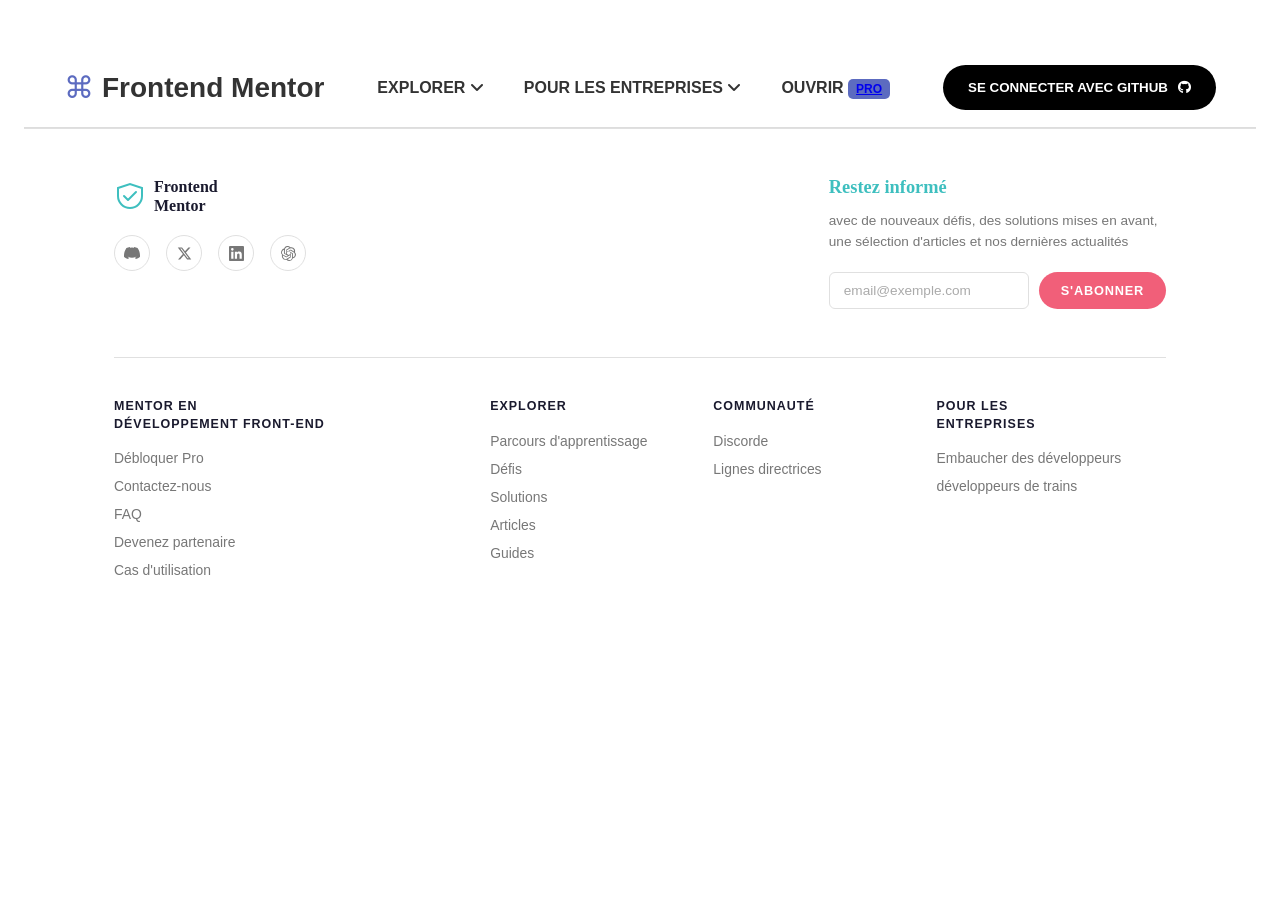
<file: hire.html>
<!DOCTYPE html>
<html lang="fr">
<head>
    <meta charset="UTF-8">
    <meta name="viewport" content="width=device-width, initial-scale=1.0">
    <title>Frontend Mentor</title>
    <link rel="stylesheet" href="style.css">

    <!-- Icônes -->
    <link rel="stylesheet" href="https://cdnjs.cloudflare.com/ajax/libs/font-awesome/6.5.1/css/all.min.css">
</head>
<body>

    <!-- HEADER -->
    <header>
        <div class="logo">
            <span class="icon">⌘</span>
            <h2>Frontend Mentor</h2>
        </div>

        <nav>
            <ul>
                <li class="dropdown">
                    EXPLORER <i class="fa-solid fa-angle-down"></i>

                    <div class="menu">
                        <a href="index.html"><i class="fa-solid fa-route"></i> LEARNING PATHS</a>
                        <a href="challenges.html"><i class="fa-solid fa-laptop-code"></i> CHALLENGES</a>
                        <a href="solutions.html"><i class="fa-solid fa-code"></i> SOLUTIONS</a>
                        <a href="articles.html"><i class="fa-regular fa-newspaper"></i> ARTICLES</a>
                        <a href="guides.html"><i class="fa-regular fa-bookmark"></i> GUIDES</a>
                    </div>
                </li>

                <li>POUR LES ENTREPRISES <i class="fa-solid fa-angle-down"></i>
                  <div class="menu">
                        <a href="hire.html"><i class="fa-solid fa-route"></i> HIRE DEVELOPERS</a>
                        <a href="train.html"><i class="fa-solid fa-laptop-code"></i> TRAIN DEVELOPERS</a>
                    </div>
                </li>
                <li>OUVRIR <span class="pro"><a href="guides.html">PRO</span></a></li>
            </ul>
        </nav>

        <button class="btn-login">
            SE CONNECTER AVEC GITHUB
            <i class="fa-brands fa-github"></i>
        </button>
    </header>




<footer>
  <div class="footer-inner">

    <!-- TOP ROW -->
    <div class="footer-top">

      <!-- Logo + Socials -->
      <div style="display:flex; flex-direction:column; gap:20px;">
        <a href="#" class="logo">
          <!-- SVG logo Frontend Mentor -->
          <svg class="logo-icon" viewBox="0 0 32 32" fill="none" xmlns="http://www.w3.org/2000/svg">
            <path d="M4 8L16 4L28 8V16C28 22.627 22.627 28 16 28C9.373 28 4 22.627 4 16V8Z"
                  fill="none" stroke="#3ebfbf" stroke-width="2"/>
            <path d="M10 16L14 20L22 12" stroke="#3ebfbf" stroke-width="2"
                  stroke-linecap="round" stroke-linejoin="round"/>
          </svg>
          <span class="logo-text">Frontend<br>Mentor</span>
        </a>

        <ul class="social-list">
          <!-- Discord -->
          <li>
            <a href="#" aria-label="Discord">
              <svg width="16" height="16" viewBox="0 0 24 24" fill="currentColor">
                <path d="M20.317 4.37a19.791 19.791 0 0 0-4.885-1.515.074.074 0 0 0-.079.037c-.21.375-.444.864-.608 1.25a18.27 18.27 0 0 0-5.487 0 12.64 12.64 0 0 0-.617-1.25.077.077 0 0 0-.079-.037A19.736 19.736 0 0 0 3.677 4.37a.07.07 0 0 0-.032.027C.533 9.046-.32 13.58.099 18.057c.003.022.015.043.031.055a19.9 19.9 0 0 0 5.993 3.03.078.078 0 0 0 .084-.028 14.09 14.09 0 0 0 1.226-1.994.076.076 0 0 0-.041-.106 13.107 13.107 0 0 1-1.872-.892.077.077 0 0 1-.008-.128 10.2 10.2 0 0 0 .372-.292.074.074 0 0 1 .077-.01c3.928 1.793 8.18 1.793 12.062 0a.074.074 0 0 1 .078.01c.12.098.246.198.373.292a.077.077 0 0 1-.006.127 12.299 12.299 0 0 1-1.873.892.077.077 0 0 0-.041.107c.36.698.772 1.362 1.225 1.993a.076.076 0 0 0 .084.028 19.839 19.839 0 0 0 6.002-3.03.077.077 0 0 0 .032-.054c.5-5.177-.838-9.674-3.549-13.66a.061.061 0 0 0-.031-.03z"/>
              </svg>
            </a>
          </li>
          <!-- X (Twitter) -->
          <li>
            <a href="#" aria-label="X / Twitter">
              <svg width="15" height="15" viewBox="0 0 24 24" fill="currentColor">
                <path d="M18.244 2.25h3.308l-7.227 8.26 8.502 11.24H16.17l-5.214-6.817L4.99 21.75H1.68l7.73-8.835L1.254 2.25H8.08l4.713 6.231zm-1.161 17.52h1.833L7.084 4.126H5.117z"/>
              </svg>
            </a>
          </li>
          <!-- LinkedIn -->
          <li>
            <a href="#" aria-label="LinkedIn">
              <svg width="15" height="15" viewBox="0 0 24 24" fill="currentColor">
                <path d="M20.447 20.452h-3.554v-5.569c0-1.328-.027-3.037-1.852-3.037-1.853 0-2.136 1.445-2.136 2.939v5.667H9.351V9h3.414v1.561h.046c.477-.9 1.637-1.85 3.37-1.85 3.601 0 4.267 2.37 4.267 5.455v6.286zM5.337 7.433a2.062 2.062 0 0 1-2.063-2.065 2.064 2.064 0 1 1 2.063 2.065zm1.782 13.019H3.555V9h3.564v11.452zM22.225 0H1.771C.792 0 0 .774 0 1.729v20.542C0 23.227.792 24 1.771 24h20.451C23.2 24 24 23.227 24 22.271V1.729C24 .774 23.2 0 22.222 0h.003z"/>
              </svg>
            </a>
          </li>
          <!-- ChatGPT-like icon -->
          <li>
            <a href="#" aria-label="OpenAI">
              <svg width="15" height="15" viewBox="0 0 24 24" fill="currentColor">
                <path d="M22.282 9.821a5.985 5.985 0 0 0-.516-4.91 6.046 6.046 0 0 0-6.51-2.9A6.065 6.065 0 0 0 4.981 4.18a5.985 5.985 0 0 0-3.998 2.9 6.046 6.046 0 0 0 .743 7.097 5.98 5.98 0 0 0 .51 4.911 6.051 6.051 0 0 0 6.515 2.9A5.985 5.985 0 0 0 13.26 24a6.056 6.056 0 0 0 5.772-4.206 5.99 5.99 0 0 0 3.997-2.9 6.056 6.056 0 0 0-.747-7.073zM13.26 22.43a4.476 4.476 0 0 1-2.876-1.04l.141-.081 4.779-2.758a.795.795 0 0 0 .392-.681v-6.737l2.02 1.168a.071.071 0 0 1 .038.052v5.583a4.504 4.504 0 0 1-4.494 4.494zM3.6 18.304a4.47 4.47 0 0 1-.535-3.014l.142.085 4.783 2.759a.771.771 0 0 0 .78 0l5.843-3.369v2.332a.08.08 0 0 1-.033.062L9.74 19.95a4.5 4.5 0 0 1-6.14-1.646zM2.34 7.896a4.485 4.485 0 0 1 2.366-1.973V11.6a.766.766 0 0 0 .388.676l5.815 3.355-2.02 1.168a.076.076 0 0 1-.071 0L4.1 14.518A4.5 4.5 0 0 1 2.34 7.896zm16.597 3.855-5.833-3.387L15.119 7.2a.076.076 0 0 1 .071 0l4.724 2.729a4.5 4.5 0 0 1-.67 8.117v-5.685a.79.79 0 0 0-.407-.686zm2.01-3.023-.141-.085-4.774-2.782a.776.776 0 0 0-.785 0L9.409 9.23V6.897a.066.066 0 0 1 .028-.061l4.713-2.719a4.5 4.5 0 0 1 6.598 4.664zM8.306 12.863l-2.02-1.164a.08.08 0 0 1-.038-.057V6.075a4.5 4.5 0 0 1 7.375-3.453l-.142.08-4.778 2.758a.795.795 0 0 0-.393.681zm1.338-2.925 2.605-1.498 2.605 1.5v2.999l-2.604 1.5-2.606-1.5z"/>
              </svg>
            </a>
          </li>
        </ul>
      </div>

      <!-- Newsletter -->
      <div class="newsletter">
        <h2>Restez informé</h2>
        <p>avec de nouveaux défis, des solutions mises en avant,<br>
           une sélection d'articles et nos dernières actualités</p>
        <form class="newsletter-form" onsubmit="return false;">
          <input type="email" placeholder="email@exemple.com" />
          <button class="btn-subscribe" type="submit">S'abonner</button>
        </form>
      </div>

    </div><!-- /footer-top -->

    <hr class="footer-divider" />

    <!-- COLUMNS -->
    <div class="footer-cols">

      <!-- Col 1 -->
      <div>
        <p class="col-title">Mentor en<br>développement front-end</p>
        <ul class="col-links">
          <li><a href="#">Débloquer Pro</a></li>
          <li><a href="#">Contactez-nous</a></li>
          <li><a href="#">FAQ</a></li>
          <li><a href="#">Devenez partenaire</a></li>
          <li><a href="#">Cas d'utilisation</a></li>
        </ul>
      </div>

      <!-- Col 2 -->
      <div>
        <p class="col-title">Explorer</p>
        <ul class="col-links">
          <li><a href="#">Parcours d'apprentissage</a></li>
          <li><a href="#">Défis</a></li>
          <li><a href="#">Solutions</a></li>
          <li><a href="#">Articles</a></li>
          <li><a href="#">Guides</a></li>
        </ul>
      </div>

      <!-- Col 3 -->
      <div>
        <p class="col-title">Communauté</p>
        <ul class="col-links">
          <li><a href="#">Discorde</a></li>
          <li><a href="#">Lignes directrices</a></li>
        </ul>
      </div>

      <!-- Col 4 -->
      <div>
        <p class="col-title">Pour les<br>entreprises</p>
        <ul class="col-links">
          <li><a href="#">Embaucher des développeurs</a></li>
          <li><a href="#">développeurs de trains</a></li>
        </ul>
      </div>

    </div><!-- /footer-cols -->

  </div><!-- /footer-inner -->
</footer>
</div>
</body>
</html>
</file>
<file: style.css>
*{
    margin:0;
    padding:0;
    box-sizing:border-box;
    font-family:'Poppins', Arial, Helvetica, sans-serif;

}

body{
      background:#f7f7f7;
      padding:40px;
      color:#222;
  
}

/* HEADER */
header{
    width:100%;
    height:80px;
    background:white;
    display:flex;
    justify-content:space-between;
    align-items:center;
    padding:0 40px;
    border-bottom:1px solid #ddd;
}

.logo{
    display:flex;
    align-items:center;
    gap:10px;
}

.logo .icon{
    font-size:30px;
    color:#5c6bc0;
}

.logo h2{
    font-size:28px;
}

nav ul{
    display:flex;
    list-style:none;
    gap:40px;
    font-weight:bold;
}

nav ul li{
    position:relative;
    cursor:pointer;
}

/* MENU */
.menu{
    position:absolute;
    top:40px;
    left:0;
    background:white;
    width:240px;
    border-radius:10px;
    box-shadow:0 5px 20px rgba(0,0,0,0.1);
    display:none;
    flex-direction:column;
    overflow:hidden;
}

.menu a{
    padding:18px 20px;
    text-decoration:none;
    color:black;
    font-weight:bold;
    border-bottom:1px solid #eee;
    display:flex;
    gap:15px;
}

.menu a:hover{
    background:#f5f5f5;
}

.dropdown:hover .menu{
    display:flex;
}

/* BUTTON */
.btn-login{
    background:black;
    color:white;
    border:none;
    padding:15px 25px;
    border-radius:40px;
    font-weight:bold;
    cursor:pointer;
    display:flex;
    align-items:center;
    gap:10px;
}

.pro{
    background:#5c6bc0;
    color:white;
    padding:3px 8px;
    border-radius:5px;
    font-size:12px;
}

/* HERO */
.hero{
    display:flex;
    justify-content:space-between;
    align-items:center;
    padding:80px;
}

.hero-left{
    width:45%;
}

.small-title{
    width:320px;
    padding:20px;
    border:1px solid #ddd;
    font-weight:bold;
    background:white;
    margin-bottom:40px;
}

.hero-left h1{
    font-size:70px;
    color:#3f51b5;
    margin-bottom:30px;
}

.hero-left p{
    font-size:30px;
    line-height:1.6;
    color:#555;
}


/* RIGHT SIDE */
.hero-right{
    position:relative;
    width:500px;
    height:500px;
}

/* Cercles */
.circle{
    width:100px;
    height:100px;
    background:white;
    border-radius:50%;
    display:flex;
    justify-content:center;
    align-items:center;
    position:absolute;
    box-shadow:0 5px 15px rgba(0,0,0,0.1);
    font-size:40px;
    font-weight:bold;
}

/* Positions */
.html{
    bottom:20px;
    left:40px;
    color:#ff5722;
}

.css{
    top:200px;
    left:120px;
    color:#2962ff;
}

.js{
    bottom:120px;
    left:260px;
    color:#f4c20d;
}

.react{
    top:40px;
    right:40px;
    color:#00bcd4;
}

.sass{
    top:250px;
    right:20px;
    color:#d81b60;
}


/* CONTAINER */
.container{
    width:85%;
    margin:auto;
    display:flex;
    flex-direction:column;
    gap:40px;
}

/* CARD */
.card{
    background:white;
    border:1px solid #ddd;
    border-radius:20px;
    display:flex;
    justify-content:space-between;
    align-items:center;
    padding:30px;
    overflow:hidden;
}

/* LEFT */
.left{
    width:55%;
}

.badge{
    display:flex;
    align-items:center;
    gap:10px;
    margin-bottom:25px;
}

.square{
    width:16px;
    height:16px;
    background:#00bcd4;
    border-radius:3px;
}

.badge h4{
    font-size:25px;
    font-weight:bold;
}

.left h1{
    font-size:55px;
    margin-bottom:25px;
    color:#111;
}

.left p{
    font-size:28px;
    line-height:1.6;
    color:#666;
}

/* RIGHT */
.right{
    width:38%;
    height:300px;
    border-radius:20px;
    position:relative;
    overflow:hidden;
    display:flex;
    align-items:center;
    justify-content:center;
}

/* BLUE CARD */
.blue{
    background:#4353c7;
}

.blue::before{
    content:"";
    position:absolute;
    width:350px;
    height:350px;
    border:35px solid rgba(108,128,255,0.3);
    border-radius:50%;
    right:-80px;
    top:-20px;
}

/* PURPLE CARD */
.purple{
    background:#4855c7;
}

.purple::before{
    content:"";
    position:absolute;
    width:400px;
    height:400px;
    border:30px solid rgba(125,145,255,0.25);
    border-radius:50%;
    bottom:-180px;
    left:-100px;
}

/* CONTENT */
.content{
    width:100%;
    height:100%;
    position:relative;
    padding:35px;
}

.content h2{
    color:white;
    font-size:50px;
    line-height:1.1;
    position:relative;
    z-index:2;
}

.content strong{
    font-weight:900;
}

/* CIRCLE LOGO */
.circle{
    width:100px;
    height:100px;
    background:white;
    border-radius:50%;
    position:absolute;
    right:50px;
    top:70px;
    display:flex;
    justify-content:center;
    align-items:center;
    font-size:45px;
    color:#59c5d8;
    z-index:2;
}

/* PHONE */
.phone{
    width:90px;
    height:180px;
    background:#6572e5;
    border-radius:15px;
    position:absolute;
    right:60px;
    top:20px;
    border:5px solid #7d8cff;
}

.phone::before{
    content:"";
    position:absolute;
    width:55px;
    height:45px;
    background:#f3c6c6;
    top:15px;
    left:12px;
    border-radius:6px;
}

.phone::after{
    content:"";
    position:absolute;
    width:55px;
    height:25px;
    background:#66c9cf;
    bottom:15px;
    left:12px;
    border-radius:6px;
}

/* SECOND PHONE */
.second{
    width:150px;
    height:130px;
    top:auto;
    bottom:20px;
    right:180px;
}

/* RESPONSIVE */
@media(max-width:1000px){

    .card{
        flex-direction:column;
        gap:30px;
    }

    .left,
    .right{
        width:100%;
    }

    .left h1{
        font-size:40px;
    }

    .left p{
        font-size:22px;
    }

    .content h2{
        font-size:38px;
    }
}
    *, *::before, *::after { box-sizing: border-box; margin: 0; padding: 0; }
 
    :root {
      --bg:        #f9f9fb;
      --white:     #ffffff;
      --border:    #e8e8ef;
      --text:      #1e1e2e;
      --muted:     #6b7280;
      --shadow:    0 2px 16px rgba(0,0,0,.07);
      --shadow-h:  0 8px 32px rgba(0,0,0,.13);
      --radius:    14px;
 
      /* badge colors */
      --html:      #ff6b35;
      --css:       #f9a825;
      --js:        #fdd835;
      --level-d:   #64b5f6;   /* débutant  */
      --level-j:   #66bb6a;   /* INTERMEDIATE    */
      --level-i:   #ffa726;   /* intermédiaire */
    }
 
    body {
      background: var(--bg);
      font-family: 'Outfit', sans-serif;
      color: var(--text);
      padding: 48px 24px;
    }
 
    /* ── GRID ── */
    .cards-grid {
      display: grid;
      grid-template-columns: repeat(3, 1fr);
      gap: 28px;
      max-width: 1140px;
      margin: 0 auto;
    }
 
    /* ── CARD ── */
    .card {
      background: var(--white);
      border: 1px solid var(--border);
      border-radius: var(--radius);
      overflow: hidden;
      display: flex;
      flex-direction: column;
      box-shadow: var(--shadow);
      transition: transform .25s ease, box-shadow .25s ease;
      cursor: pointer;
    }
 
    .card:hover {
      transform: translateY(-5px);
      box-shadow: var(--shadow-h);
    }
 
    /* ── THUMBNAIL ── */
    .card-thumb {
      position: relative;
      width: 100%;
      aspect-ratio: 16 / 10;
      overflow: hidden;
      background: #f0f0f5;
    }
 
    .card-thumb img {
      width: 100%;
      height: 100%;
      object-fit: cover;
      display: block;
      transition: transform .4s ease;
    }
 
    .card:hover .card-thumb img {
      transform: scale(1.04);
    }
 
    /* FREE badge */
    .badge-free {
      position: absolute;
      top: 14px;
      right: 14px;
      background: var(--white);
      color: #4a90d9;
      font-size: .7rem;
      font-weight: 700;
      letter-spacing: .08em;
      text-transform: uppercase;
      padding: 4px 10px;
      border-radius: 20px;
      box-shadow: 0 2px 8px rgba(0,0,0,.12);
    }
    .badge.green{
      right:100px;
      background:#11a36a;
    }
 
    /* ── BODY ── */
    .card-body {
      padding: 22px 22px 26px;
      display: flex;
      flex-direction: column;
      gap: 12px;
      flex: 1;
    }
 
    .card-title {
      font-family: 'Fraunces', serif;
      font-size: 1.15rem;
      font-weight: 700;
      line-height: 1.35;
      color: var(--text);
    }
 
    /* ── TAGS ROW ── */
    .tags {
      display: flex;
      align-items: center;
      gap: 6px;
      flex-wrap: wrap;
    }
 
    .tag {
      font-size: .68rem;
      font-weight: 700;
      letter-spacing: .06em;
      text-transform: uppercase;
      padding: 3px 9px;
      border-radius: 5px;
      color: var(--text);
    }
 
    .tag-html  { background: #ffe0d6; color: #c0360a; border: 1px solid #ffb8a0; }
    .tag-css   { background: #fff3cd; color: #8a5e00; border: 1px solid #ffe08a; }
    .tag-js    { background: #fff9c4; color: #7a6500; border: 1px solid #fff176; }
 
    /* level dots */
    .level {
      display: flex;
      align-items: center;
      gap: 6px;
      font-size: .68rem;
      font-weight: 700;
      letter-spacing: .07em;
      text-transform: uppercase;
      margin-left: auto;
    }
 
    .level-dot {
      width: 10px;
      height: 10px;
      border-radius: 50%;
      flex-shrink: 0;
    }
 
    .level-dot.debutant      { background: var(--level-d); }
    .level-dot.INTERMEDIATE        { background: var(--level-j); }
    .level-dot.intermediaire { background: var(--level-i); }
 
    .level.debutant      { color: #1565c0; }
    .level.INTERMEDIATE        { color: #2e7d32; }
    .level.intermediaire { color: #e65100; }
 
    /* ── DESCRIPTION ── */
    .card-desc {
      font-size: .875rem;
      color: var(--muted);
      line-height: 1.65;
      flex: 1;
    }
 
    /* ── RESPONSIVE ── */
    @media (max-width: 900px) {
      .cards-grid { grid-template-columns: repeat(2, 1fr); }
    }
 
    @media (max-width: 560px) {
      .cards-grid { grid-template-columns: 1fr; }
    }
  *, *::before, *::after { box-sizing: border-box; margin: 0; padding: 0; }

    :root {
      --white:   #ffffff;
      --light:   #f5f5f5;
      --border:  #e0e0e0;
      --text:    #333333;
      --muted:   #777777;
      --accent:  #3ebfbf;   /* teal logo */
      --cta:     #f15f79;   /* pink subscribe button */
      --cta-h:   #d94060;
      --heading: #1a1a2e;
    }

    body {
      font-family: 'Red Hat Text', sans-serif;
      background: var(--white);
      color: var(--text);
    }

    /* ── FOOTER ── */
    footer {
      border-top: 1px solid var(--border);
      padding: 48px 0 32px;
    }

    .footer-inner {
      max-width: 1100px;
      margin: 0 auto;
      padding: 0 24px;
    }

    /* ── TOP ROW : logo + social + newsletter ── */
    .footer-top {
      display: flex;
      align-items: flex-start;
      justify-content: space-between;
      gap: 40px;
      margin-bottom: 48px;
      flex-wrap: wrap;
    }

    /* Logo */
    .logo {
      display: flex;
      align-items: center;
      gap: 8px;
      text-decoration: none;
      flex-shrink: 0;
    }

    .logo-icon {
      width: 32px;
      height: 32px;
    }

    .logo-text {
      font-family: 'Hahmlet', serif;
      font-size: 1rem;
      font-weight: 700;
      color: var(--heading);
      line-height: 1.2;
    }

    /* Social icons */
    .social-list {
      display: flex;
      align-items: center;
      gap: 16px;
      list-style: none;
    }

    .social-list a {
      display: flex;
      align-items: center;
      justify-content: center;
      width: 36px;
      height: 36px;
      border-radius: 50%;
      border: 1.5px solid var(--border);
      color: var(--muted);
      text-decoration: none;
      font-size: .85rem;
      font-weight: 700;
      transition: border-color .2s, color .2s;
    }

    .social-list a:hover {
      border-color: var(--accent);
      color: var(--accent);
    }

    /* Newsletter */
    .newsletter {
      display: flex;
      flex-direction: column;
      gap: 8px;
      max-width: 420px;
    }

    .newsletter h2 {
      font-family: 'Hahmlet', serif;
      font-size: 1.15rem;
      font-weight: 700;
      color: var(--accent);
      margin-bottom: 4px;
    }

    .newsletter p {
      font-size: .85rem;
      color: var(--muted);
      line-height: 1.55;
      margin-bottom: 12px;
    }

    .newsletter-form {
      display: flex;
      gap: 10px;
      flex-wrap: wrap;
    }

    .newsletter-form input[type="email"] {
      flex: 1;
      min-width: 180px;
      padding: 10px 14px;
      border: 1.5px solid var(--border);
      border-radius: 6px;
      font-family: inherit;
      font-size: .85rem;
      color: var(--text);
      outline: none;
      transition: border-color .2s;
    }

    .newsletter-form input[type="email"]:focus {
      border-color: var(--accent);
    }

    .newsletter-form input[type="email"]::placeholder {
      color: #aaa;
    }

    .btn-subscribe {
      background: var(--cta);
      color: var(--white);
      border: none;
      border-radius: 24px;
      padding: 10px 22px;
      font-family: inherit;
      font-size: .8rem;
      font-weight: 700;
      letter-spacing: .06em;
      text-transform: uppercase;
      cursor: pointer;
      transition: background .2s, transform .15s;
      white-space: nowrap;
    }

    .btn-subscribe:hover {
      background: var(--cta-h);
      transform: translateY(-1px);
    }

    /* ── DIVIDER ── */
    .footer-divider {
      border: none;
      border-top: 1px solid var(--border);
      margin-bottom: 40px;
    }

    /* ── COLUMNS ── */
    .footer-cols {
      display: grid;
      grid-template-columns: 1.8fr 1fr 1fr 1.2fr;
      gap: 32px;
    }

    .col-title {
      font-family: 'Red Hat Text', sans-serif;
      font-size: .78rem;
      font-weight: 700;
      letter-spacing: .08em;
      text-transform: uppercase;
      color: var(--heading);
      margin-bottom: 16px;
      line-height: 1.4;
    }

    .col-links {
      list-style: none;
      display: flex;
      flex-direction: column;
      gap: 10px;
    }

    .col-links a {
      font-size: .87rem;
      color: var(--muted);
      text-decoration: none;
      transition: color .2s;
    }

    .col-links a:hover {
      color: var(--accent);
    }

    /* ── RESPONSIVE ── */
    @media (max-width: 768px) {
      .footer-top {
        flex-direction: column;
        align-items: flex-start;
      }

      .footer-cols {
        grid-template-columns: 1fr 1fr;
        row-gap: 32px;
      }
    }

    @media (max-width: 480px) {
      .footer-cols {
        grid-template-columns: 1fr;
      }
    }



    .discord-section{
      width:100%;
      max-width:1200px;
      margin:auto;
      background:#3d4ea3;
      border-radius:20px;
      padding:80px 60px;
      position:relative;
      overflow:hidden;
      text-align:center;
    }

    /* cercle décoratif */
    .discord-section::before{
      content:"";
      position:absolute;
      width:500px;
      height:500px;
      background:rgba(0,0,0,0.08);
      border-radius:50%;
      right:-120px;
      top:-50px;
    }

    .discord-logo{
      display:flex;
      justify-content:center;
      align-items:center;
      gap:15px;
      color:white;
      margin-bottom:30px;
    }

    .discord-logo img{
      width:55px;
    }

    .discord-logo h1{
      font-size:42px;
      font-weight:700;
    }

    .subtitle{
      color:#ffffff;
      font-size:20px;
      font-weight:700;
      letter-spacing:2px;
      margin-bottom:30px;
      text-transform:uppercase;
    }

    .description{
      color:white;
      font-size:20px;
      line-height:1.8;
      max-width:900px;
      margin:auto;
      margin-bottom:45px;
    }

    .discord-btn{
      display:inline-block;
      padding:18px 50px;
      background:white;
      color:#3d4ea3;
      text-decoration:none;
      border-radius:50px;
      font-size:18px;
      font-weight:700;
      transition:0.3s;
    }

    .discord-btn:hover{
      transform:translateY(-3px);
      background:#ececec;
    }

    @media(max-width:768px){

      .discord-section{
        padding:50px 25px;
      }

      .discord-logo h1{
        font-size:32px;
      }

      .description{
        font-size:17px;
      }

      .discord-btn{
        padding:15px 35px;
        font-size:16px;
      }

    }

    .container{
      width:100%;
    }

    /* Onglet */
    .tab{
      background:#fff;
      border:1px solid #e5e5e5;
      padding:18px 30px;
      width:120px;
      font-weight:600;
      margin-bottom:40px;
    }

    /* Bannière */
    .banner{
      background:#f8f8f8;
      border:1px solid #e3e3e3;
      border-radius:18px;
      padding:35px;
      display:flex;
      justify-content:space-between;
      align-items:center;
      gap:30px;
      margin-bottom:40px;
    }

    .banner-left h2{
      font-size:40px;
      margin-bottom:20px;
    }

    .features{
      display:grid;
      grid-template-columns:1fr 1fr;
      gap:15px 30px;
    }

    .feature{
      display:flex;
      align-items:center;
      gap:12px;
      font-size:20px;
    }

    .check{
      color:#2ecc71;
      font-size:24px;
      font-weight:bold;
    }

    .banner-right{
      text-align:center;
    }

    .upgrade-btn{
      background:#ff0f5b;
      color:#fff;
      border:none;
      padding:18px 40px;
      border-radius:40px;
      font-size:20px;
      font-weight:700;
      cursor:pointer;
      margin-bottom:20px;
      transition:0.3s;
    }

    .upgrade-btn:hover{
      transform:translateY(-2px);
    }

    .banner-right p{
      color:#777;
      font-size:18px;
    }

    .banner-right a{
      color:#4b57c5;
      text-decoration:none;
    }

    /* Barre outils */
    .toolbar{
      display:flex;
      justify-content:space-between;
      align-items:center;
      margin-bottom:25px;
      flex-wrap:wrap;
      gap:20px;
    }

    .search-box{
      background:#fff;
      border:1px solid #ddd;
      border-radius:8px;
      width:360px;
      padding:15px 18px;
      display:flex;
      align-items:center;
      justify-content:space-between;
    }

    .search-box input{
      border:none;
      outline:none;
      width:100%;
      font-size:18px;
      background:transparent;
    }

    .search-icon{
      font-size:22px;
      color:#777;
    }

    .toolbar-right{
      display:flex;
      gap:20px;
    }

    .filter-btn,
    .sort-btn{
      background:#fff;
      border:1px solid #ddd;
      padding:15px 22px;
      border-radius:8px;
      font-size:18px;
      cursor:pointer;
    }

    /* Texte info */
    .info{
      display:flex;
      justify-content:space-between;
      align-items:center;
      margin-bottom:35px;
      flex-wrap:wrap;
      gap:15px;
      color:#777;
    }

    .info a{
      color:#4b57c5;
      text-decoration:none;
    }

    /* Cartes */
    .cards{
      display:grid;
      grid-template-columns:repeat(auto-fit,minmax(320px,1fr));
      gap:25px;
    }

    .card{
      background:#fff;
      border-radius:16px;
      overflow:hidden;
      position:relative;
      box-shadow:0 3px 10px rgba(0,0,0,0.05);
    }

    .card img{
      width:100%;
      height:220px;
      object-fit:cover;
    }

    .badge{
      position:absolute;
      top:15px;
      right:15px;
      background:#4c63ff;
      color:#fff;
      padding:8px 16px;
      border-radius:20px;
      font-size:14px;
      font-weight:600;
    }

    .badge.green{
      right:100px;
      background:#11a36a;
    }

    .card-content{
      padding:20px;
    }

    .card-content h3{
      font-size:22px;
      margin-bottom:10px;
    }

    .card-content p{
      color:#666;
      line-height:1.6;
    }

    @media(max-width:900px){

      .banner{
        flex-direction:column;
        text-align:center;
      }

      .features{
        grid-template-columns:1fr;
      }

      .toolbar{
        flex-direction:column;
        align-items:stretch;
      }

      .toolbar-right{
        width:100%;
        justify-content:space-between;
      }

      .search-box{
        width:100%;
      }
    }
</file>
<file: style2.css>
*{
    margin:0;
    padding:0;
    box-sizing:border-box;
}

body{
    font-family:'Inter',sans-serif;
    background:#f5f5f5;
    padding:60px 30px;
    color:#111;
}

.hero{
    max-width:1250px;
    margin:auto;
    display:grid;
    grid-template-columns:1fr 1fr;
    gap:70px;
    align-items:center;
}

.hero-image{
    position:relative;
    background:#4457b7;
    border-radius:20px;
    height:420px;
    overflow:hidden;
    padding:40px;
}

.hero-image::before{
    content:"";
    position:absolute;
    inset:0;
    background-image:
    linear-gradient(rgba(255,255,255,0.08) 1px, transparent 1px),
    linear-gradient(90deg, rgba(255,255,255,0.08) 1px, transparent 1px);
    background-size:60px 60px;
}

.badge{
    position:relative;
    display:inline-flex;
    align-items:center;
    gap:8px;
    background:#3d4ca4;
    border:2px solid rgba(255,255,255,0.4);
    color:white;
    padding:14px 26px;
    border-radius:50px;
    font-weight:700;
    z-index:2;
}

.content{
    position:relative;
    z-index:2;
    margin-top:50px;
}

.content h2{
    color:white;
    font-size:52px;
    line-height:1.15;
    font-weight:400;
}

.content span{
    font-weight:800;
}

.mini-card{
    position:absolute;
    left:50%;
    transform:translateX(-50%);
    bottom:-20px;
    width:70%;
    height:160px;
    background:#071421;
    border-radius:12px;
    display:flex;
    overflow:hidden;
    border:3px solid #13263d;
    z-index:2;
}

.left{
    flex:1;
    background:#efe4d7;
    padding:25px;
}

.left h3{
    font-size:32px;
    line-height:1.1;
    color:#0f1720;
}

.right{
    width:100%;
    overflow:hidden;
}

.right img{
    width:100%;
    height:100%;
    object-fit:cover;
}

.hero-text{
    max-width:560px;
}

.news{
    display:inline-block;
    background:#dbe4ff;
    color:#4457b7;
    font-weight:800;
    padding:8px 14px;
    border-radius:50px;
    margin-bottom:25px;
    font-size:14px;
}

.hero-text h1{
    font-size:34px;
    line-height:1.05;
    color:#4457b7;
    margin-bottom:30px;
    font-weight:700;
}

.hero-text p{
    font-size:24px;
    line-height:1.6;
    color:#222;
    margin-bottom:35px;
}

.author{
    display:flex;
    align-items:center;
    gap:16px;
}

.author img{
    width:55px;
    border-radius:50%;
    height:auto;
    padding:25px;
    padding-bottom:150px;
}

.author-info{
    display:flex;
    align-items:center;
    gap:14px;
    font-size:18px;
}

.author-info strong{
    font-weight:800;
}

@media(max-width:1100px){

    .hero{
        grid-template-columns:1fr;
    }

    .hero-text{
        max-width:100%;
    }

}

@media(max-width:768px){

    body{
        padding:20px;
    }

    .content h2{
        font-size:34px;
    }

    .hero-text h1{
        font-size:12px;
    }

    .hero-text p{
        font-size:18px;
    }

    .mini-card{
        width:88%;
        height:130px;
    }

    .left h3{
        font-size:22px;
    }

}
 *{
  margin:0;
  padding:0;
  box-sizing:border-box;
  font-family:Arial, sans-serif;
}

body{
  background:#f4f7ff;
  color:#222;
}

/* NAVBAR */

.navbar{
  display:flex;
  justify-content:space-between;
  align-items:center;
  padding:20px 8%;
  background:white;
  box-shadow:0 2px 10px rgba(0,0,0,0.05);
}

.logo{
  font-size:24px;
  font-weight:bold;
}

nav a{
  margin-left:20px;
  text-decoration:none;
  color:#333;
  font-weight:500;
}

nav a:hover{
  color:#6c63ff;
}

/* HERO */

.hero{
  text-align:center;
  padding:80px 20px;
}

.hero h1{
  font-size:48px;
  margin-bottom:20px;
}

.hero p{
  color:#666;
  margin-bottom:30px;
  font-size:18px;
}

.search-box{
  display:flex;
  justify-content:center;
  gap:10px;
}

.search-box input{
  width:300px;
  padding:14px;
  border:none;
  border-radius:8px;
  outline:none;
  box-shadow:0 2px 10px rgba(0,0,0,0.1);
}

.search-box button{
  padding:14px 20px;
  border:none;
  border-radius:8px;
  background:#6c63ff;
  color:white;
  cursor:pointer;
  font-weight:bold;
}

/* CARDS */

.cards{
  display:grid;
  grid-template-columns:repeat(auto-fit, minmax(320px,1fr));
  gap:30px;
  padding:40px 8%;
}

.card{
  background:white;
  border-radius:20px;
  overflow:hidden;
  box-shadow:0 10px 20px rgba(0,0,0,0.08);
  transition:0.3s;
}

.card:hover{
  transform:translateY(-10px);
}

.card img{
  width:100%;
  height:220px;
  object-fit:cover;
}

.card-content{
  padding:25px;
}

.badge{
  padding:6px 14px;
  border-radius:30px;
  font-size:12px;
  font-weight:bold;
}

.free{
  background:#d4f8d4;
  color:green;
}

.premium{
  background:#ffe2c7;
  color:#ff6600;
}

.card h2{
  margin:20px 0 10px;
}

.card p{
  color:#666;
  line-height:1.5;
}

.tags{
  margin:20px 0;
}

.tags span{
  background:#eef1ff;
  padding:8px 12px;
  border-radius:6px;
  margin-right:10px;
  font-size:14px;
}

.card button{
  width:100%;
  padding:14px;
  border:none;
  border-radius:10px;
  background:#111;
  color:white;
  font-weight:bold;
  cursor:pointer;
}

.card button:hover{
  background:#6c63ff;
}

/* RESPONSIVE */

@media(max-width:768px){

  .navbar{
    flex-direction:column;
    gap:20px;
  }

  nav a{
    margin:0 10px;
  }

  .hero h1{
    font-size:35px;
  }

  .search-box{
    flex-direction:column;
    align-items:center;
  }

  .search-box input{
    width:100%;
    max-width:400px;
  }
}
.about {
  display: -webkit-box;
  display: -ms-flexbox;
  display: flex;
  -ms-flex-wrap: wrap;
      flex-wrap: wrap;
  -webkit-box-align: center;
      -ms-flex-align: center;
          align-items: center;
  gap: 2rem;
  background: #f7f7f7;
}

.about .image {
  -webkit-box-flex: 1;
      -ms-flex: 1 1 40rem;
          flex: 1 1 40rem;
}

.about .image img {
  width: 100%;
}

.about .content {
  -webkit-box-flex: 1;
      -ms-flex: 1 1 40rem;
          flex: 1 1 40rem;
}

.about .content span {
  font-family: 'Satisfy', cursive;
  font-size: 3rem;
  color: #27ae60;
}

.about .content .title {
  font-size: 3rem;
  padding-top: .5rem;
  color: #130f40;
}

.about .content p {
  padding: 1rem 0;
  line-height: 2;
  font-size: 1.4rem;
  color: #666;
}

.about .content .icons-container {
  margin-top: 2rem;
  display: -webkit-box;
  display: -ms-flexbox;
  display: flex;
  -ms-flex-wrap: wrap;
      flex-wrap: wrap;
  gap: 1.5rem;
}

.about .content .icons-container .icons {
  -webkit-box-flex: 1;
      -ms-flex: 1 1 20rem;
          flex: 1 1 20rem;
  border-radius: .5rem;
  background: #fff;
  -webkit-box-shadow: 0 1rem 1rem rgba(0, 0, 0, 0.05);
          box-shadow: 0 1rem 1rem rgba(0, 0, 0, 0.05);
  display: -webkit-box;
  display: -ms-flexbox;
  display: flex;
  -webkit-box-align: center;
      -ms-flex-align: center;
          align-items: center;
  gap: 2rem;
  padding: 2rem;
}

.about .content .icons-container .icons h3 {
  font-size: 1.7rem;
  color: #130f40;
}

.popular .box-container .box .image {
  margin: 1rem 0;
}

.popular .box-container .box .image img {
  height: 15rem;
}

.blogs .box-container .box:hover .image h3 {
  left: 1.5rem;
}

.blogs .box-container .box:hover .image img {
  -webkit-transform: scale(1.1);
          transform: scale(1.1);
}

.blogs .box-container .box .image {
  position: relative;
  height: 25rem;
  overflow: hidden;
  width: 100%;
}

.blogs .box-container .box .image h3 {
  position: absolute;
  z-index: 10;
  top: 1rem;
  left: -100%;
  border-radius: .5rem;
  padding: .5rem 1rem;
  background: #fff;
  color: #130f40;
  font-size: 1.5rem;
}

.blogs .box-container .box .image h3 i {
  padding-right: .5rem;
  color: #27ae60;
}

.blogs .box-container .box .image img {
  height: 100%;
  width: 100%;
  -o-object-fit: cover;
     object-fit: cover;
}
.banner .row-banner {
  background: url(/image/article1.webp) no-repeat;
  height: 45rem;
  background-size: cover;
  background-position: center;
  position: relative;
}
</file>
